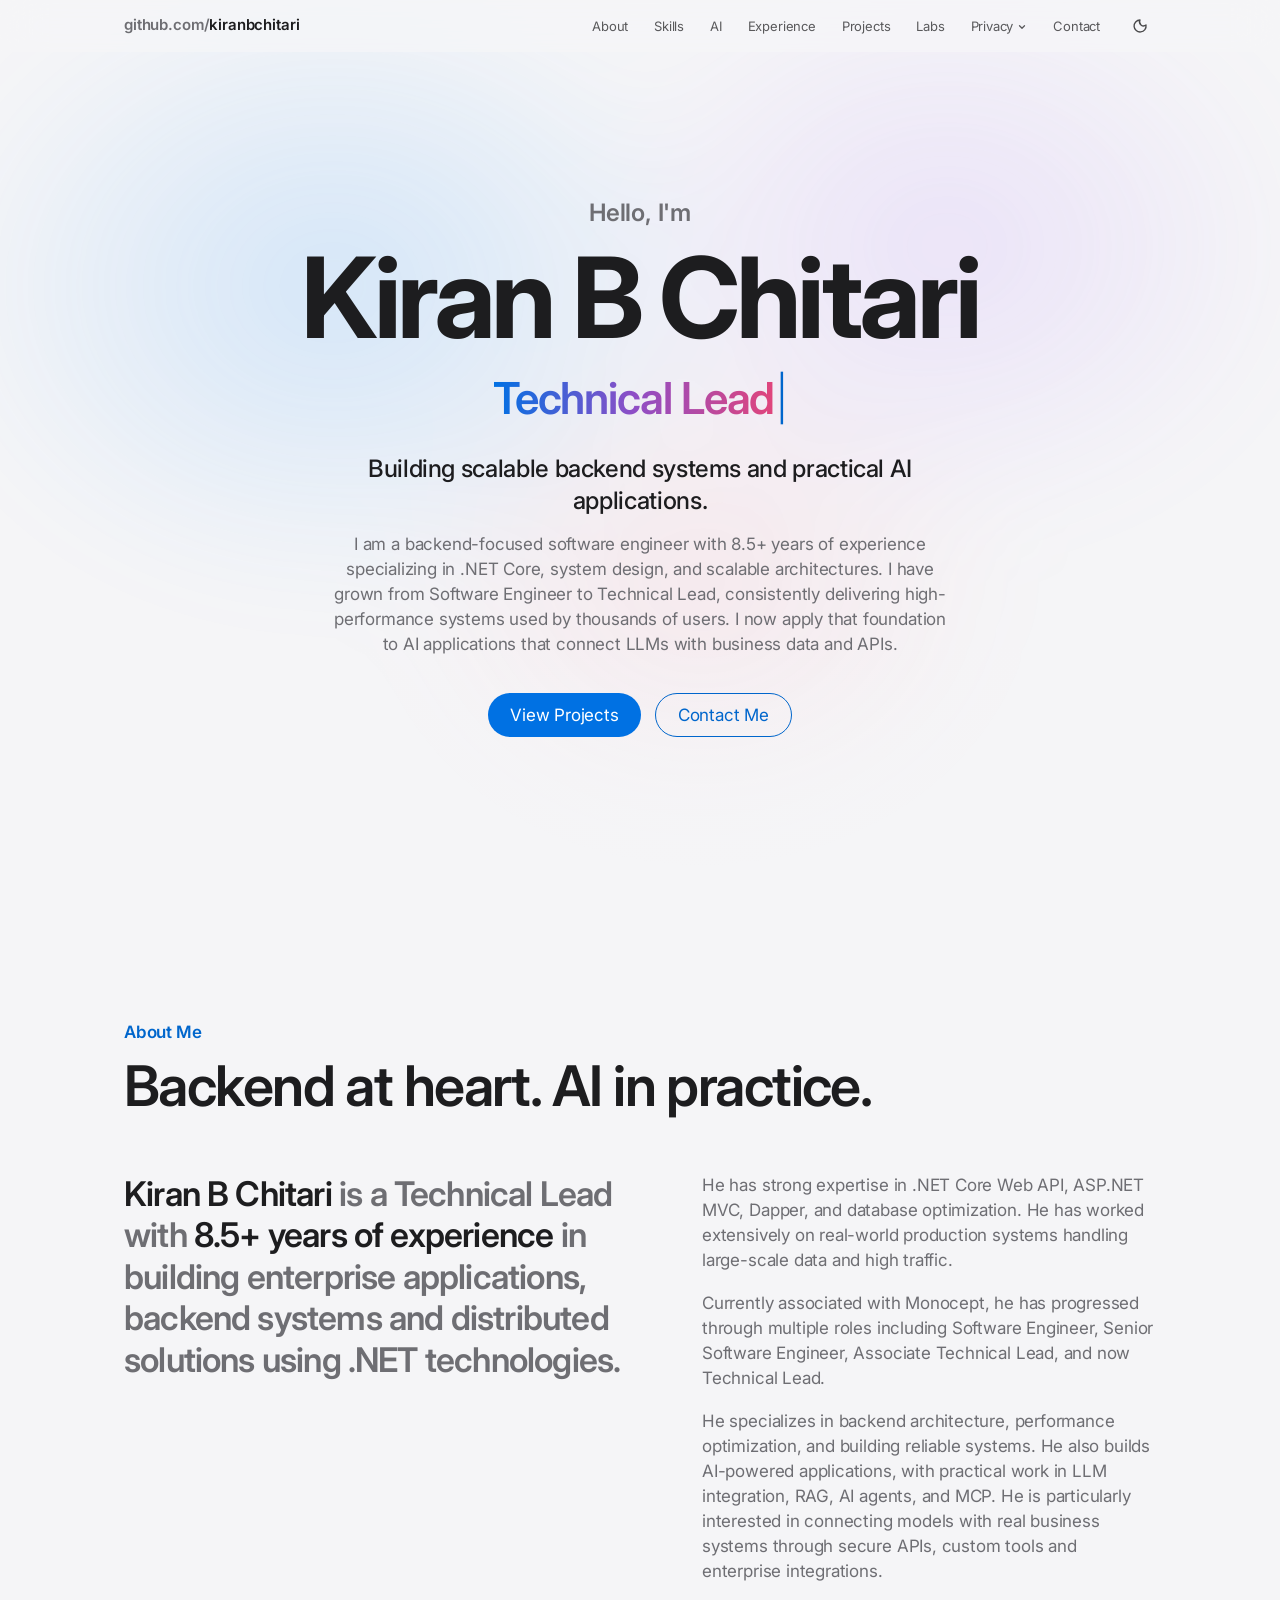
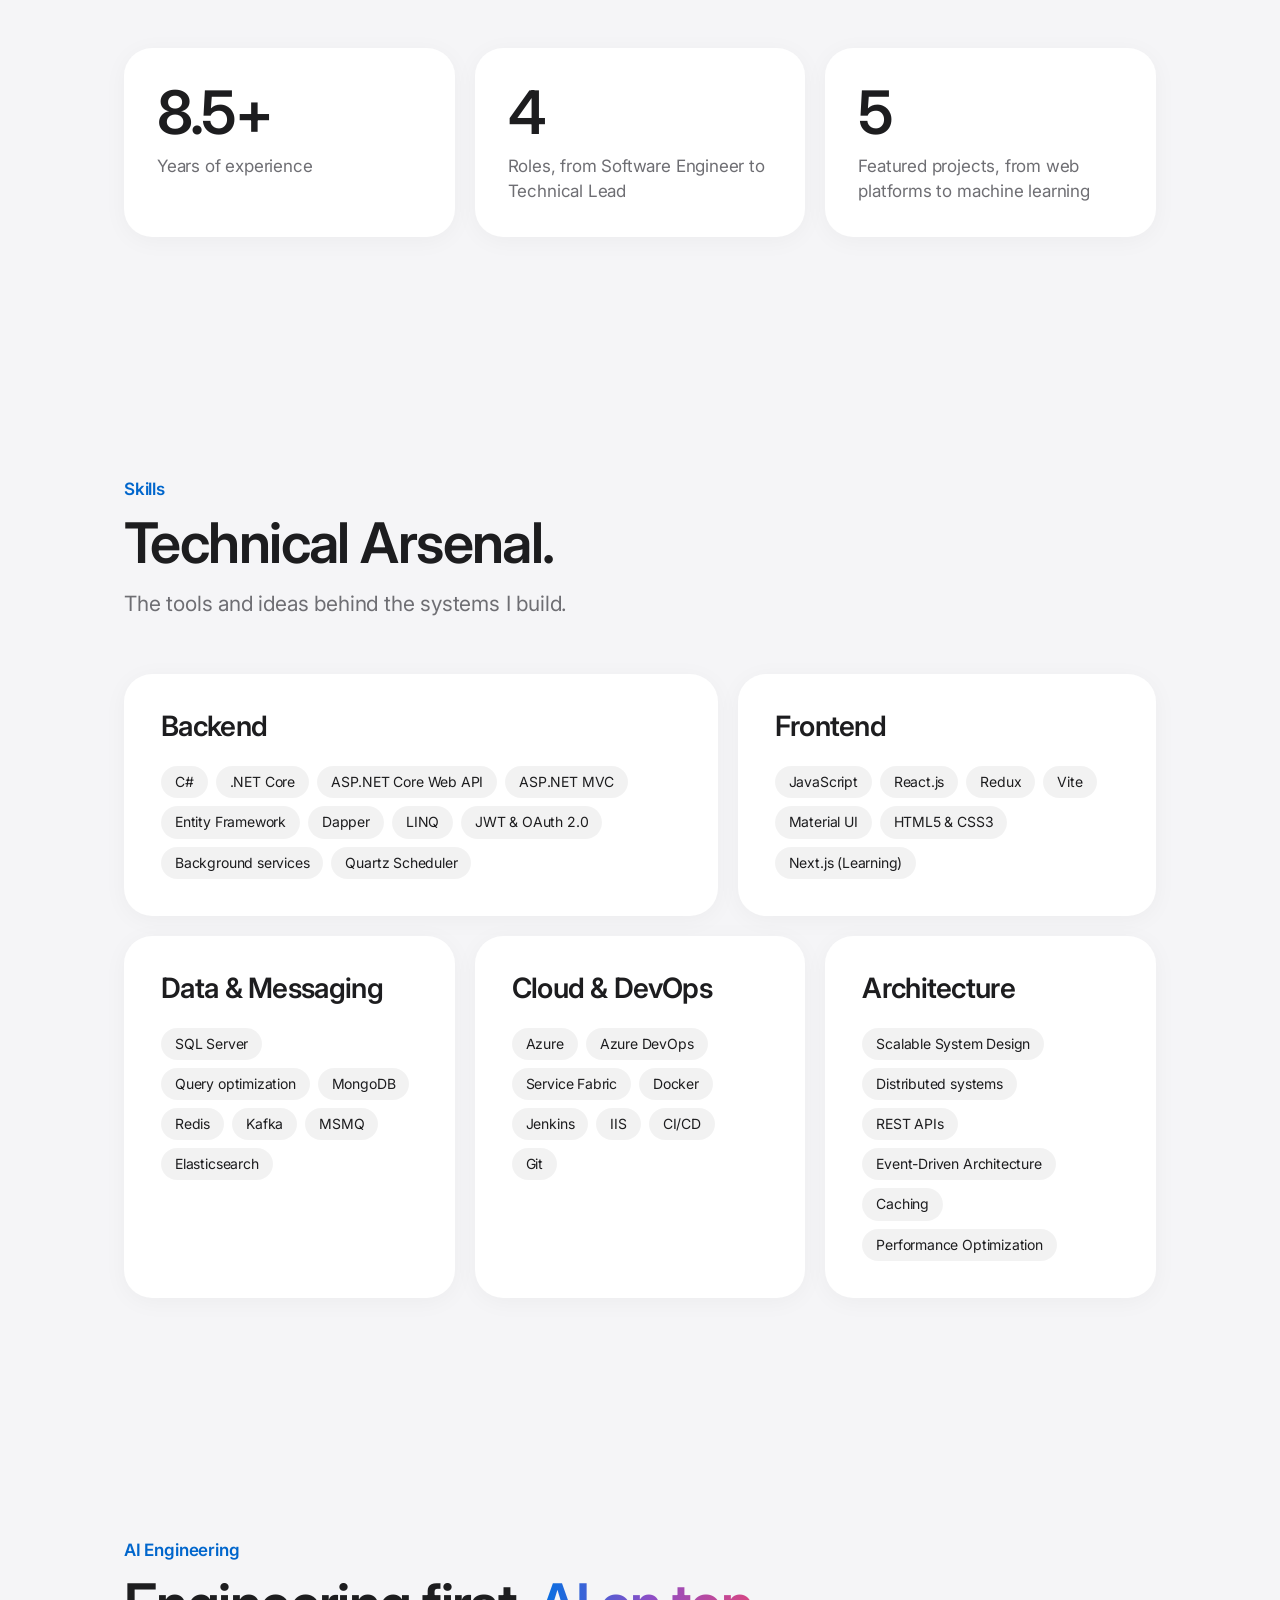
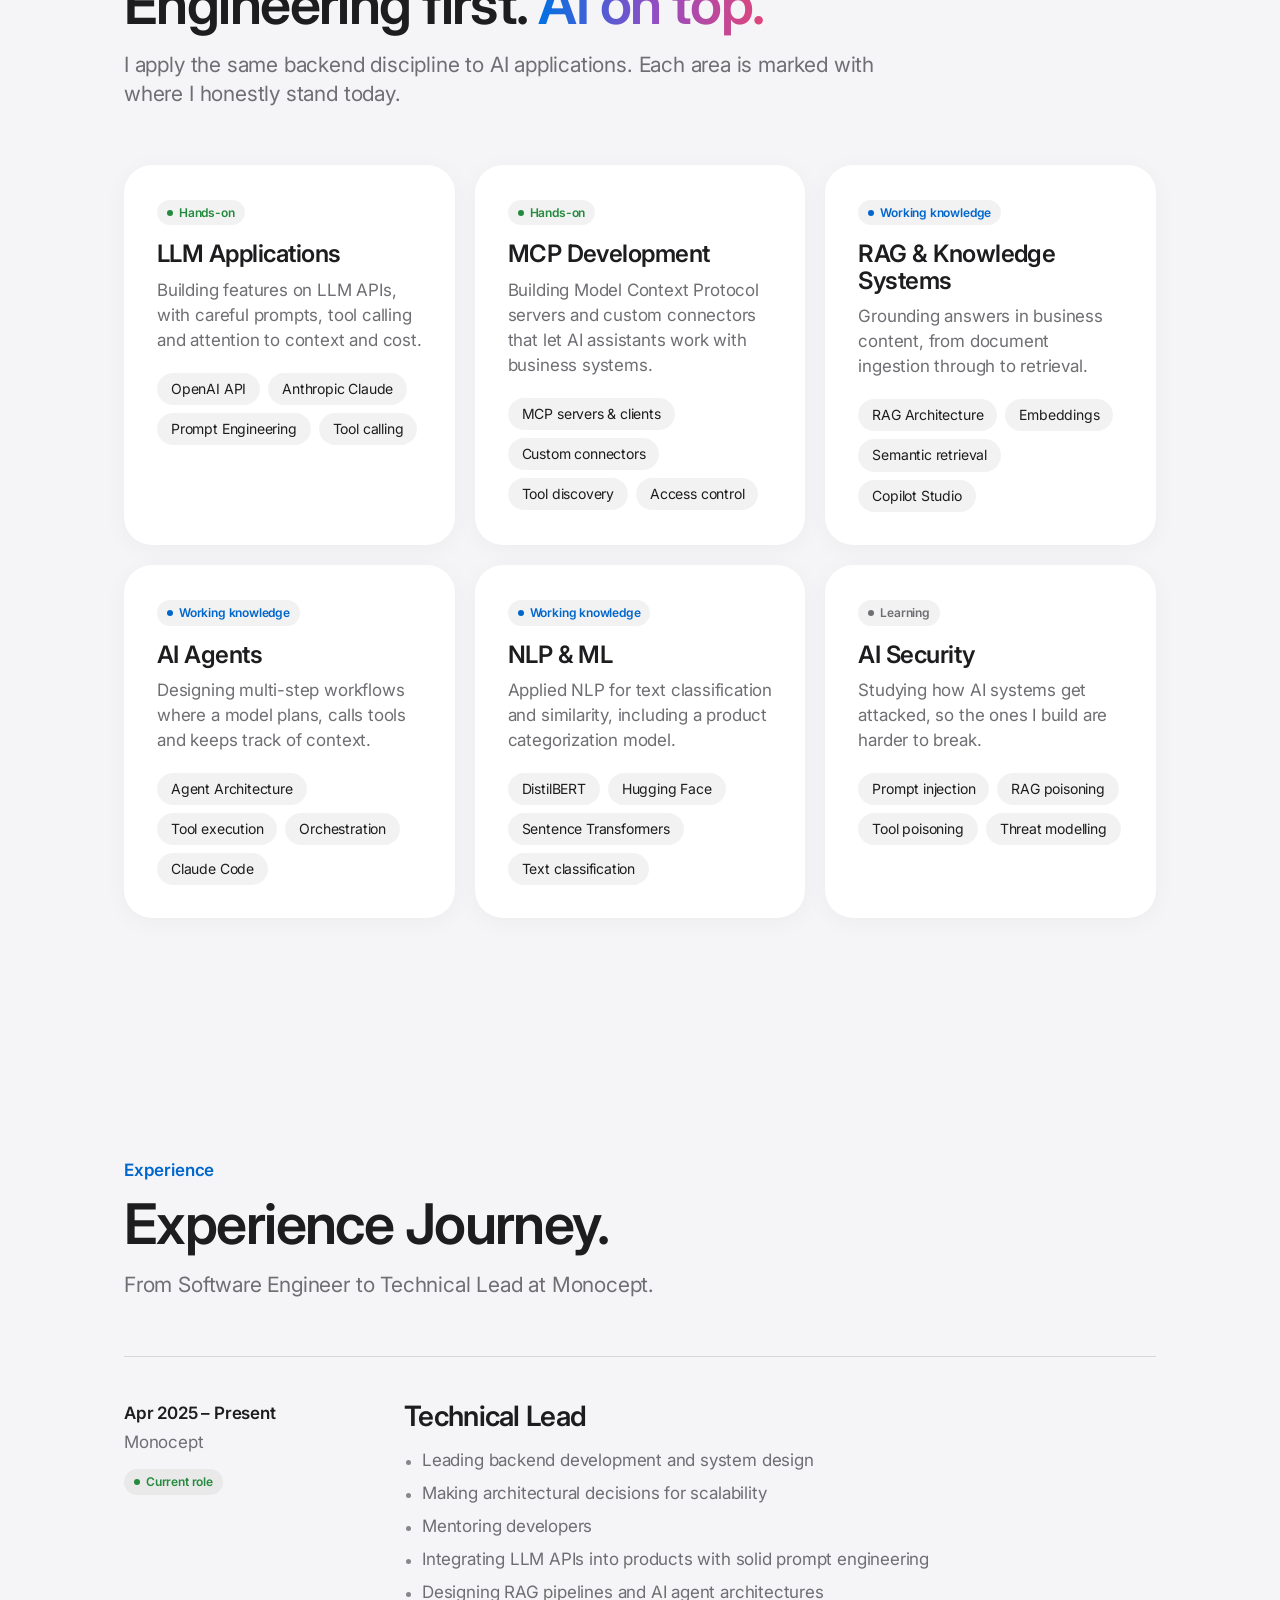
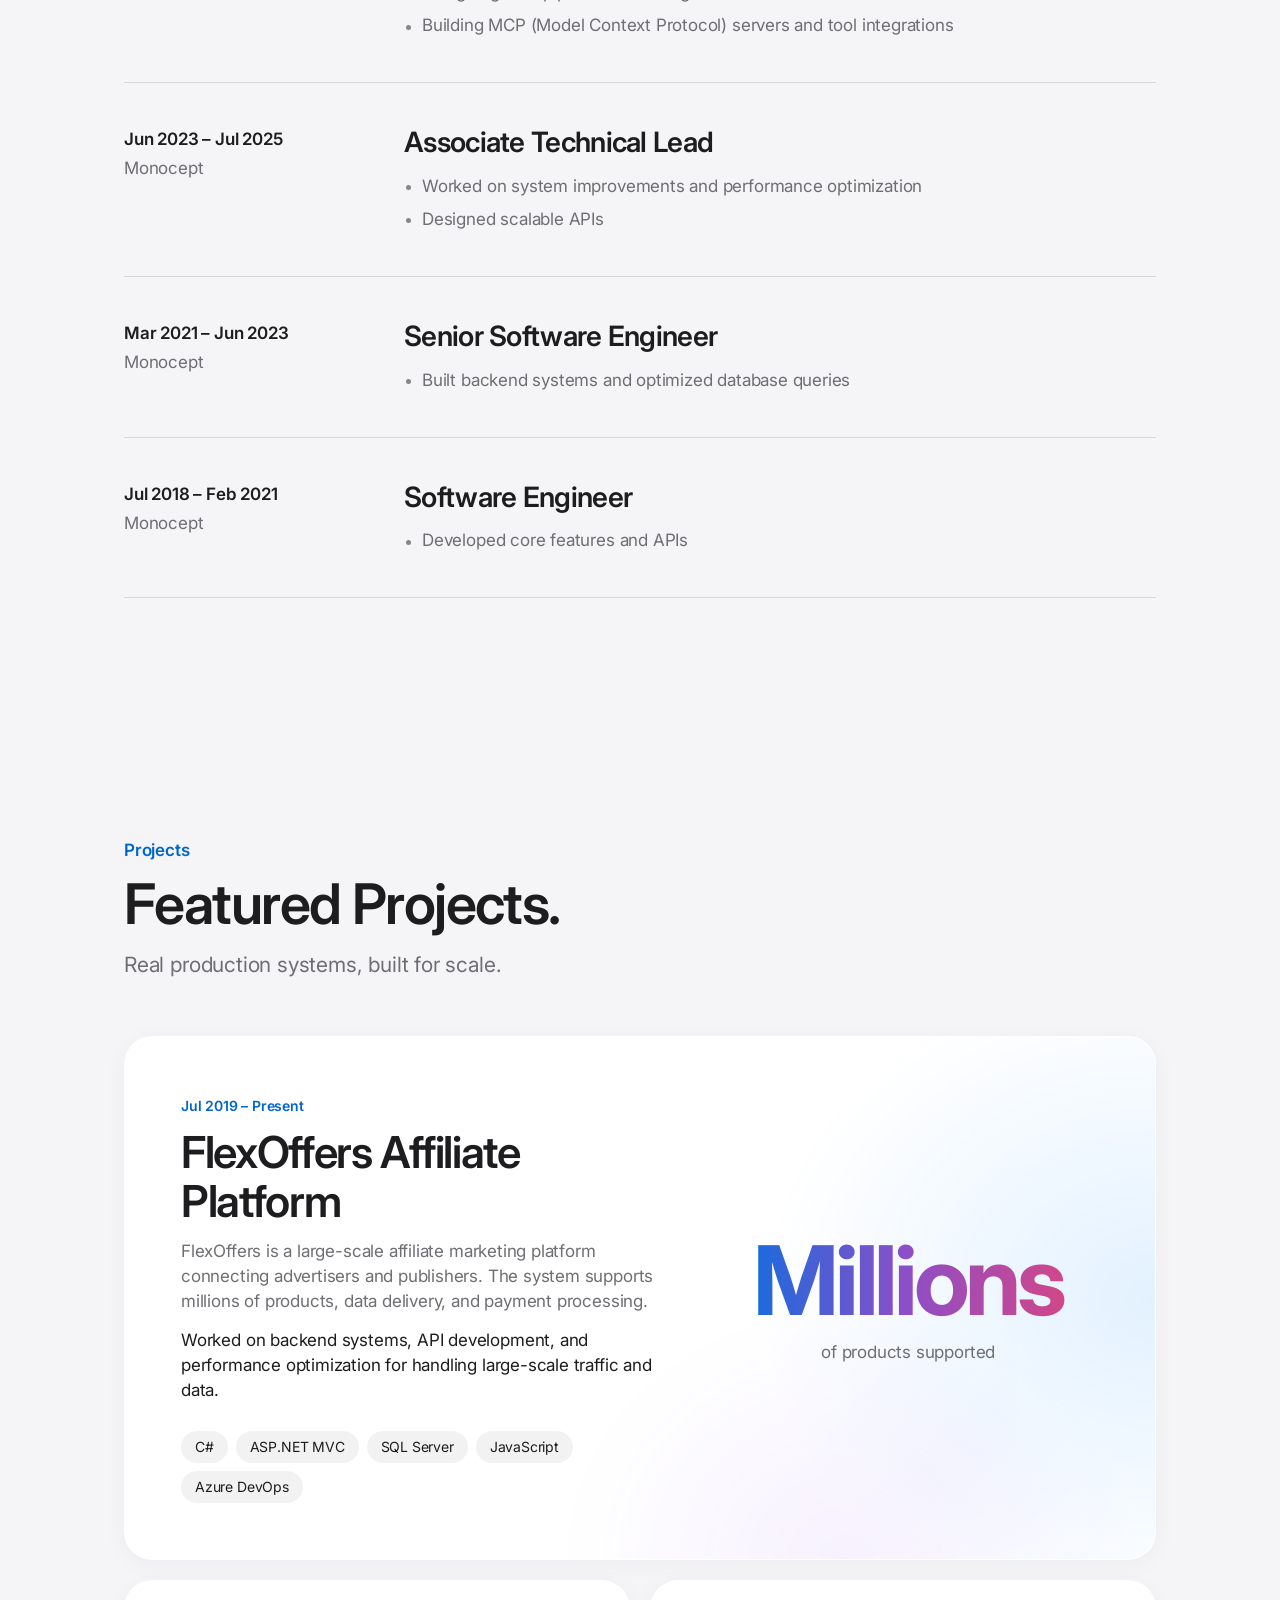
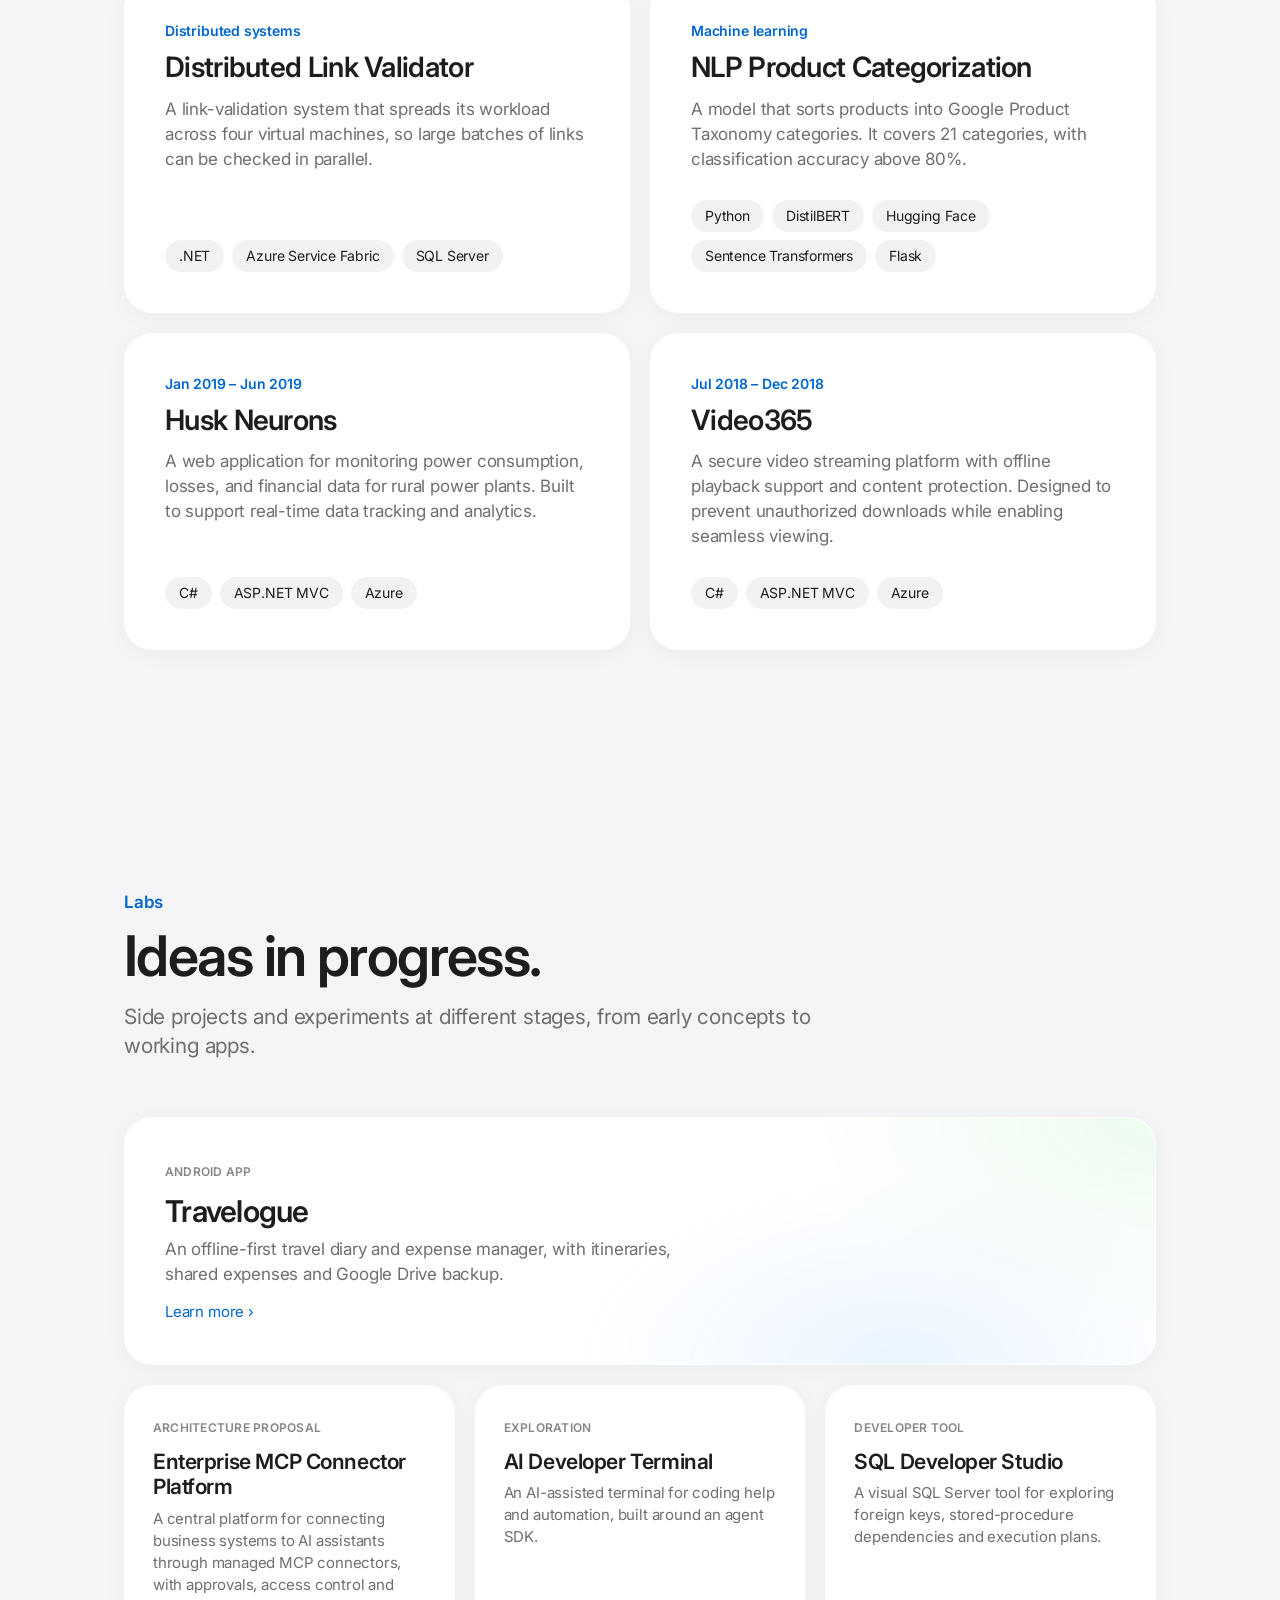
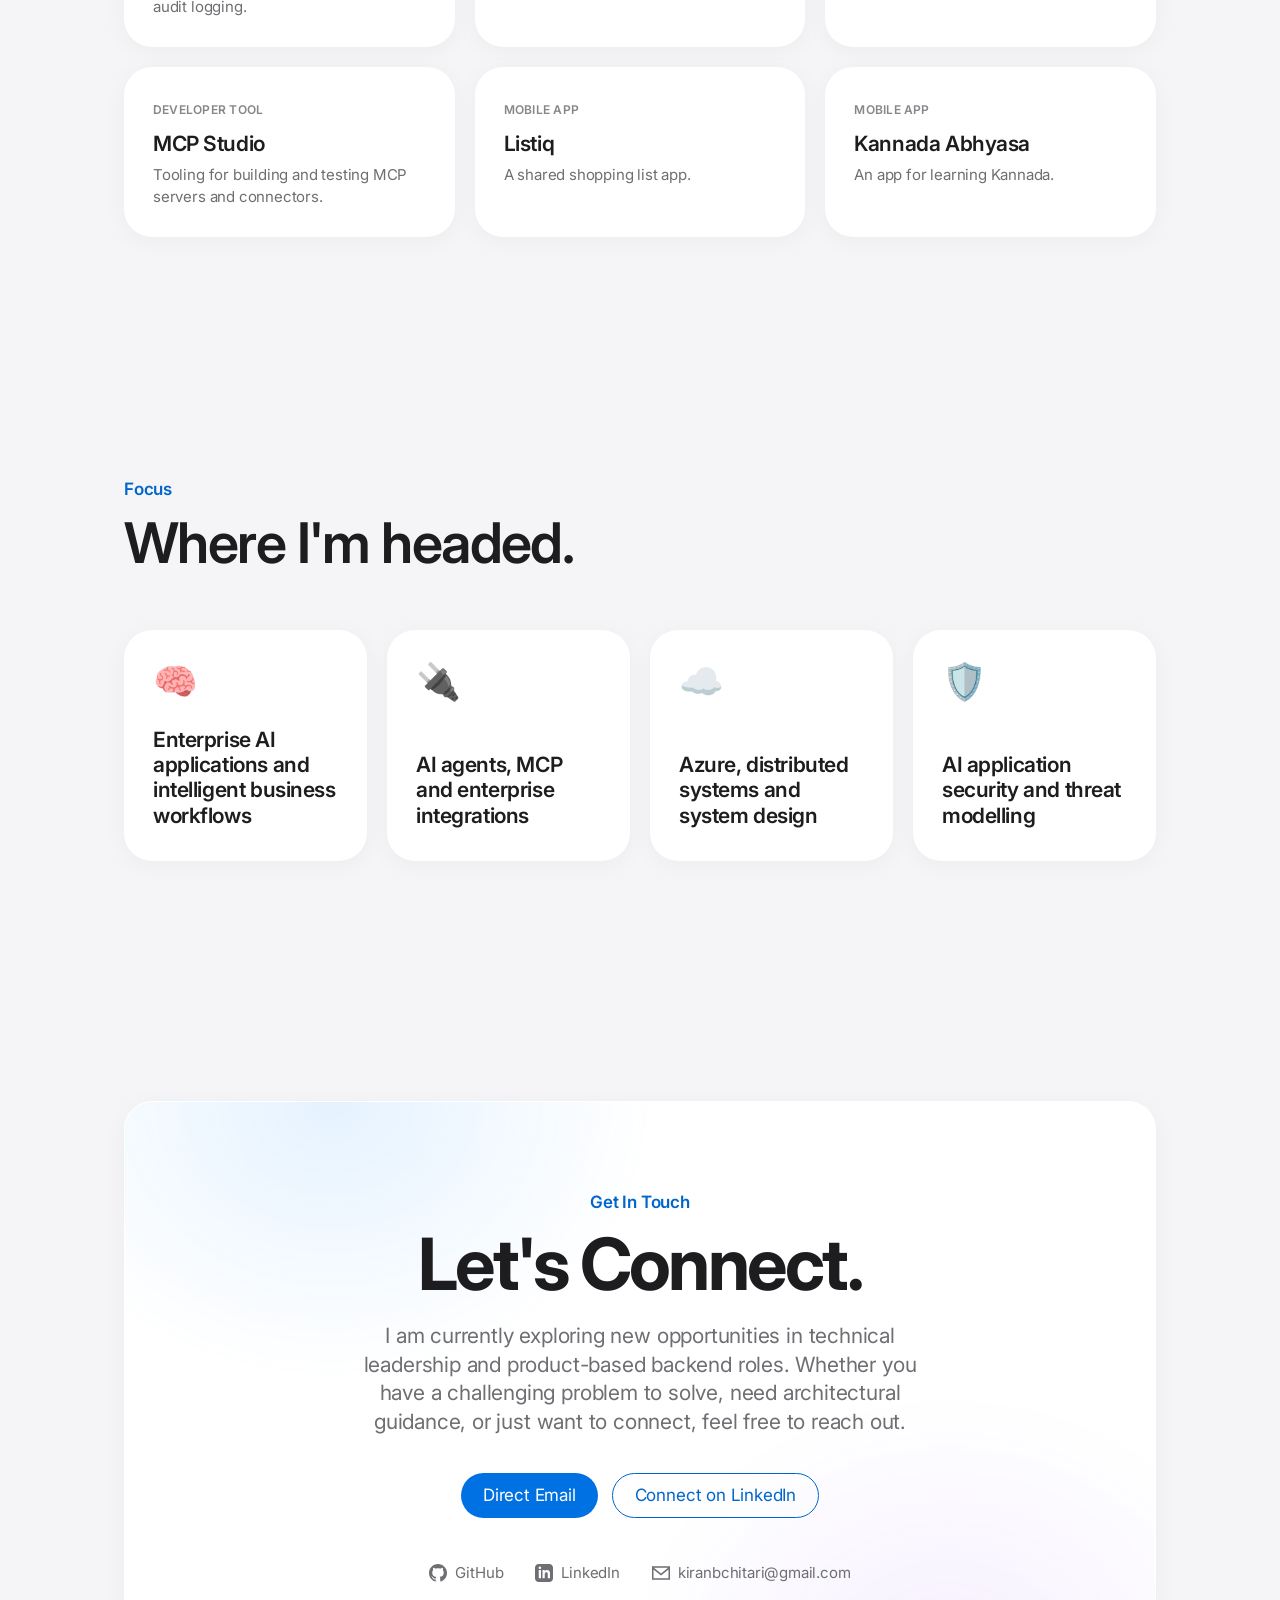
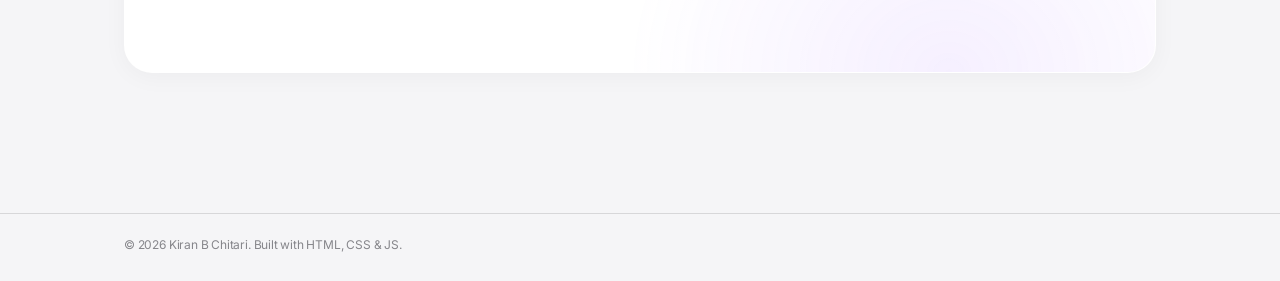
<file: index.html>
<!DOCTYPE html>
<html lang="en">
<head>
    <meta charset="UTF-8">
    <meta name="viewport" content="width=device-width, initial-scale=1.0">
    <meta name="google-site-verification" content="njZJ02UprIxI5Ymiq72s2wEpF8tXd9Ls8OvsTctWTGQ" />
    <title>Kiran B Chitari | Technical Lead</title>
    <meta name="description" content="Kiran B Chitari - Technical Lead and .NET engineer building scalable backend systems and AI applications with LLMs, RAG, agents and MCP.">
    <!-- Google Fonts -->
    <link rel="preconnect" href="https://fonts.googleapis.com">
    <link rel="preconnect" href="https://fonts.gstatic.com" crossorigin>
    <link href="https://fonts.googleapis.com/css2?family=Inter:wght@400;500;600;700&display=swap" rel="stylesheet">
    <script>
        (function () {
            const savedTheme = localStorage.getItem('theme');
            const prefersLight = window.matchMedia('(prefers-color-scheme: light)').matches;

            if (savedTheme === 'light' || (!savedTheme && prefersLight)) {
                document.documentElement.classList.add('theme-loading-light');
            }
        })();
    </script>
    <!-- CSS -->
    <link rel="stylesheet" href="style.css">
    <noscript><style>.reveal, .reveal-delay { opacity: 1; transform: none; }</style></noscript>
</head>
<body>
    <script>
        if (document.documentElement.classList.contains('theme-loading-light')) {
            document.body.classList.add('light-mode');
            document.documentElement.classList.remove('theme-loading-light');
        }
    </script>
    <!-- Navigation -->
    <nav class="navbar" id="navbar">
        <div class="nav-content">
            <a href="https://github.com/kiranbchitari" target="_blank" rel="noopener noreferrer" class="logo">github.com/<span>kiranbchitari</span></a>
            <ul class="nav-links">
                <li><a href="#about" class="nav-link">About</a></li>
                <li><a href="#skills" class="nav-link">Skills</a></li>
                <li><a href="#ai" class="nav-link">AI</a></li>
                <li><a href="#experience" class="nav-link">Experience</a></li>
                <li><a href="#projects" class="nav-link">Projects</a></li>
                <li><a href="#labs" class="nav-link">Labs</a></li>
                <li class="dropdown">
                    <a href="#" class="nav-link dropdown-toggle">Privacy 
                        <svg class="dropdown-icon" viewBox="0 0 24 24" fill="none" stroke="currentColor" stroke-width="3" stroke-linecap="round" stroke-linejoin="round">
                            <polyline points="6 9 12 15 18 9"></polyline>
                        </svg>
                    </a>
                    <ul class="dropdown-menu">
                        <li><a href="privacy/kannada-abhyasa.html" class="nav-link">Kannada Abhyasa</a></li>
                         <li><a href="privacy/listiq.html" class="nav-link">Listiq</a></li>
                         <li><a href="/MyVault/privacy.html" class="nav-link">MyVault</a></li>
                         <li><a href="/Travelogue/privacy.html" class="nav-link">Travelogue</a></li>
                    </ul>
                </li>
                <li><a href="#contact" class="nav-link">Contact</a></li>
            </ul>
            <button class="theme-toggle" id="theme-toggle" type="button" aria-label="Switch to light mode" aria-pressed="false">
                <svg class="theme-icon sun-icon" viewBox="0 0 24 24" aria-hidden="true" fill="none" stroke="currentColor" stroke-width="2" stroke-linecap="round" stroke-linejoin="round">
                    <circle cx="12" cy="12" r="4"></circle>
                    <path d="M12 2v2"></path>
                    <path d="M12 20v2"></path>
                    <path d="m4.93 4.93 1.41 1.41"></path>
                    <path d="m17.66 17.66 1.41 1.41"></path>
                    <path d="M2 12h2"></path>
                    <path d="M20 12h2"></path>
                    <path d="m6.34 17.66-1.41 1.41"></path>
                    <path d="m19.07 4.93-1.41 1.41"></path>
                </svg>
                <svg class="theme-icon moon-icon" viewBox="0 0 24 24" aria-hidden="true" fill="none" stroke="currentColor" stroke-width="2" stroke-linecap="round" stroke-linejoin="round">
                    <path d="M12 3a6 6 0 0 0 9 7.5A9 9 0 1 1 12 3Z"></path>
                </svg>
            </button>
            <button class="mobile-menu-btn" id="mobile-menu-btn" type="button" aria-label="Open menu" aria-expanded="false">
                <span></span>
                <span></span>
                <span></span>
            </button>
        </div>
    </nav>

    <main>
        <!-- Hero Section -->
        <section id="hero" class="hero section">
            <div class="hero-content reveal">
                <p class="greeting">Hello, I'm</p>
                <h1 class="name">Kiran B Chitari</h1>
                <h2 class="role">
                    <span class="typing-text" id="typing-text"></span><span class="cursor">|</span>
                </h2>
                <p class="tagline">Building scalable backend systems and practical AI applications.</p>

                <p class="intro-description">
                    I am a backend-focused software engineer with 8.5+ years of experience specializing in .NET Core, system design, and scalable architectures. I have grown from Software Engineer to Technical Lead, consistently delivering high-performance systems used by thousands of users. I now apply that foundation to AI applications that connect LLMs with business data and APIs.
                </p>

                <div class="hero-cta">
                    <a href="#projects" class="btn btn-primary">View Projects</a>
                    <a href="#contact" class="btn btn-secondary">Contact Me</a>
                </div>
            </div>
        </section>

        <!-- About Section -->
        <section id="about" class="about section">
            <div class="section-header reveal">
                <span class="eyebrow">About Me</span>
                <h2>Backend at heart. AI in practice.</h2>
            </div>

            <div class="about-content">
                <p class="about-lead reveal">
                    <strong>Kiran B Chitari</strong> is a Technical Lead with <strong>8.5+ years of experience</strong> in building enterprise applications, backend systems and distributed solutions using .NET technologies.
                </p>
                <div class="about-body reveal">
                    <p>
                        He has strong expertise in .NET Core Web API, ASP.NET MVC, Dapper, and database optimization. He has worked extensively on real-world production systems handling large-scale data and high traffic.
                    </p>
                    <p>
                        Currently associated with Monocept, he has progressed through multiple roles including Software Engineer, Senior Software Engineer, Associate Technical Lead, and now Technical Lead.
                    </p>
                    <p>
                        He specializes in backend architecture, performance optimization, and building reliable systems. He also builds AI-powered applications, with practical work in LLM integration, RAG, AI agents, and MCP. He is particularly interested in connecting models with real business systems through secure APIs, custom tools and enterprise integrations.
                    </p>
                </div>
            </div>

            <div class="stats">
                <div class="stat glass-card reveal">
                    <span class="stat-value">8.5+</span>
                    <span class="stat-label">Years of experience</span>
                </div>
                <div class="stat glass-card reveal">
                    <span class="stat-value">4</span>
                    <span class="stat-label">Roles, from Software Engineer to Technical Lead</span>
                </div>
                <div class="stat glass-card reveal">
                    <span class="stat-value">5</span>
                    <span class="stat-label">Featured projects, from web platforms to machine learning</span>
                </div>
            </div>
        </section>

        <!-- Skills Section -->
        <section id="skills" class="skills section">
            <div class="section-header reveal">
                <span class="eyebrow">Skills</span>
                <h2>Technical Arsenal.</h2>
                <p class="section-sub">The tools and ideas behind the systems I build.</p>
            </div>

            <div class="skills-grid">
                <div class="skill-category span-7 glass-card reveal">
                    <h3>Backend</h3>
                    <ul class="skill-list">
                        <li>C#</li>
                        <li>.NET Core</li>
                        <li>ASP.NET Core Web API</li>
                        <li>ASP.NET MVC</li>
                        <li>Entity Framework</li>
                        <li>Dapper</li>
                        <li>LINQ</li>
                        <li>JWT &amp; OAuth 2.0</li>
                        <li>Background services</li>
                        <li>Quartz Scheduler</li>
                    </ul>
                </div>

                <div class="skill-category span-5 glass-card reveal">
                    <h3>Frontend</h3>
                    <ul class="skill-list">
                        <li>JavaScript</li>
                        <li>React.js</li>
                        <li>Redux</li>
                        <li>Vite</li>
                        <li>Material UI</li>
                        <li>HTML5 &amp; CSS3</li>
                        <li>Next.js (Learning)</li>
                    </ul>
                </div>

                <div class="skill-category glass-card reveal">
                    <h3>Data &amp; Messaging</h3>
                    <ul class="skill-list">
                        <li>SQL Server</li>
                        <li>Query optimization</li>
                        <li>MongoDB</li>
                        <li>Redis</li>
                        <li>Kafka</li>
                        <li>MSMQ</li>
                        <li>Elasticsearch</li>
                    </ul>
                </div>

                <div class="skill-category glass-card reveal">
                    <h3>Cloud &amp; DevOps</h3>
                    <ul class="skill-list">
                        <li>Azure</li>
                        <li>Azure DevOps</li>
                        <li>Service Fabric</li>
                        <li>Docker</li>
                        <li>Jenkins</li>
                        <li>IIS</li>
                        <li>CI/CD</li>
                        <li>Git</li>
                    </ul>
                </div>

                <div class="skill-category glass-card reveal">
                    <h3>Architecture</h3>
                    <ul class="skill-list">
                        <li>Scalable System Design</li>
                        <li>Distributed systems</li>
                        <li>REST APIs</li>
                        <li>Event-Driven Architecture</li>
                        <li>Caching</li>
                        <li>Performance Optimization</li>
                    </ul>
                </div>
            </div>
        </section>

        <!-- AI Engineering Section -->
        <section id="ai" class="ai section">
            <div class="section-header reveal">
                <span class="eyebrow">AI Engineering</span>
                <h2>Engineering first. <span class="gradient-text">AI on top.</span></h2>
                <p class="section-sub">I apply the same backend discipline to AI applications. Each area is marked with where I honestly stand today.</p>
            </div>

            <div class="ai-grid">
                <div class="ai-card glass-card reveal">
                    <span class="level level-hands-on">Hands-on</span>
                    <h3>LLM Applications</h3>
                    <p>Building features on LLM APIs, with careful prompts, tool calling and attention to context and cost.</p>
                    <ul class="skill-list">
                        <li>OpenAI API</li>
                        <li>Anthropic Claude</li>
                        <li>Prompt Engineering</li>
                        <li>Tool calling</li>
                    </ul>
                </div>

                <div class="ai-card glass-card reveal">
                    <span class="level level-hands-on">Hands-on</span>
                    <h3>MCP Development</h3>
                    <p>Building Model Context Protocol servers and custom connectors that let AI assistants work with business systems.</p>
                    <ul class="skill-list">
                        <li>MCP servers &amp; clients</li>
                        <li>Custom connectors</li>
                        <li>Tool discovery</li>
                        <li>Access control</li>
                    </ul>
                </div>

                <div class="ai-card glass-card reveal">
                    <span class="level level-working">Working knowledge</span>
                    <h3>RAG &amp; Knowledge Systems</h3>
                    <p>Grounding answers in business content, from document ingestion through to retrieval.</p>
                    <ul class="skill-list">
                        <li>RAG Architecture</li>
                        <li>Embeddings</li>
                        <li>Semantic retrieval</li>
                        <li>Copilot Studio</li>
                    </ul>
                </div>

                <div class="ai-card glass-card reveal">
                    <span class="level level-working">Working knowledge</span>
                    <h3>AI Agents</h3>
                    <p>Designing multi-step workflows where a model plans, calls tools and keeps track of context.</p>
                    <ul class="skill-list">
                        <li>Agent Architecture</li>
                        <li>Tool execution</li>
                        <li>Orchestration</li>
                        <li>Claude Code</li>
                    </ul>
                </div>

                <div class="ai-card glass-card reveal">
                    <span class="level level-working">Working knowledge</span>
                    <h3>NLP &amp; ML</h3>
                    <p>Applied NLP for text classification and similarity, including a product categorization model.</p>
                    <ul class="skill-list">
                        <li>DistilBERT</li>
                        <li>Hugging Face</li>
                        <li>Sentence Transformers</li>
                        <li>Text classification</li>
                    </ul>
                </div>

                <div class="ai-card glass-card reveal">
                    <span class="level level-learning">Learning</span>
                    <h3>AI Security</h3>
                    <p>Studying how AI systems get attacked, so the ones I build are harder to break.</p>
                    <ul class="skill-list">
                        <li>Prompt injection</li>
                        <li>RAG poisoning</li>
                        <li>Tool poisoning</li>
                        <li>Threat modelling</li>
                    </ul>
                </div>
            </div>
        </section>

        <!-- Experience Section -->
        <section id="experience" class="experience section">
            <div class="section-header reveal">
                <span class="eyebrow">Experience</span>
                <h2>Experience Journey.</h2>
                <p class="section-sub">From Software Engineer to Technical Lead at Monocept.</p>
            </div>

            <div class="timeline">
                <div class="timeline-item reveal">
                    <div class="timeline-meta">
                        <span class="timeline-date">Apr 2025 – Present</span>
                        <span class="timeline-company">Monocept</span>
                        <span class="badge-now">Current role</span>
                    </div>
                    <div class="timeline-content">
                        <h3>Technical Lead</h3>
                        <ul>
                            <li>Leading backend development and system design</li>
                            <li>Making architectural decisions for scalability</li>
                            <li>Mentoring developers</li>
                            <li>Integrating LLM APIs into products with solid prompt engineering</li>
                            <li>Designing RAG pipelines and AI agent architectures</li>
                            <li>Building MCP (Model Context Protocol) servers and tool integrations</li>
                        </ul>
                    </div>
                </div>

                <div class="timeline-item reveal">
                    <div class="timeline-meta">
                        <span class="timeline-date">Jun 2023 – Jul 2025</span>
                        <span class="timeline-company">Monocept</span>
                    </div>
                    <div class="timeline-content">
                        <h3>Associate Technical Lead</h3>
                        <ul>
                            <li>Worked on system improvements and performance optimization</li>
                            <li>Designed scalable APIs</li>
                        </ul>
                    </div>
                </div>

                <div class="timeline-item reveal">
                    <div class="timeline-meta">
                        <span class="timeline-date">Mar 2021 – Jun 2023</span>
                        <span class="timeline-company">Monocept</span>
                    </div>
                    <div class="timeline-content">
                        <h3>Senior Software Engineer</h3>
                        <ul>
                            <li>Built backend systems and optimized database queries</li>
                        </ul>
                    </div>
                </div>

                <div class="timeline-item reveal">
                    <div class="timeline-meta">
                        <span class="timeline-date">Jul 2018 – Feb 2021</span>
                        <span class="timeline-company">Monocept</span>
                    </div>
                    <div class="timeline-content">
                        <h3>Software Engineer</h3>
                        <ul>
                            <li>Developed core features and APIs</li>
                        </ul>
                    </div>
                </div>
            </div>
        </section>

        <!-- Projects Section -->
        <section id="projects" class="projects section">
            <div class="section-header reveal">
                <span class="eyebrow">Projects</span>
                <h2>Featured Projects.</h2>
                <p class="section-sub">Real production systems, built for scale.</p>
            </div>

            <div class="projects-grid">
                <article class="project-card project-featured glass-card reveal">
                    <div class="project-content">
                        <span class="project-duration">Jul 2019 – Present</span>
                        <h3>FlexOffers Affiliate Platform</h3>
                        <p class="project-desc">
                            FlexOffers is a large-scale affiliate marketing platform connecting advertisers and publishers. The system supports millions of products, data delivery, and payment processing.
                        </p>
                        <p class="project-impact">
                            Worked on backend systems, API development, and performance optimization for handling large-scale traffic and data.
                        </p>
                        <div class="project-tech">
                            <span>C#</span>
                            <span>ASP.NET MVC</span>
                            <span>SQL Server</span>
                            <span>JavaScript</span>
                            <span>Azure DevOps</span>
                        </div>
                    </div>
                    <div class="project-figure" aria-hidden="true">
                        <span class="project-figure-value">Millions</span>
                        <span class="project-figure-label">of products supported</span>
                    </div>
                </article>

                <article class="project-card span-3 glass-card reveal">
                    <span class="project-duration">Distributed systems</span>
                    <h3>Distributed Link Validator</h3>
                    <p class="project-desc">
                        A link-validation system that spreads its workload across four virtual machines, so large batches of links can be checked in parallel.
                    </p>
                    <div class="project-tech">
                        <span>.NET</span>
                        <span>Azure Service Fabric</span>
                        <span>SQL Server</span>
                    </div>
                </article>

                <article class="project-card span-3 glass-card reveal">
                    <span class="project-duration">Machine learning</span>
                    <h3>NLP Product Categorization</h3>
                    <p class="project-desc">
                        A model that sorts products into Google Product Taxonomy categories. It covers 21 categories, with classification accuracy above 80%.
                    </p>
                    <div class="project-tech">
                        <span>Python</span>
                        <span>DistilBERT</span>
                        <span>Hugging Face</span>
                        <span>Sentence Transformers</span>
                        <span>Flask</span>
                    </div>
                </article>

                <article class="project-card span-3 glass-card reveal">
                    <span class="project-duration">Jan 2019 – Jun 2019</span>
                    <h3>Husk Neurons</h3>
                    <p class="project-desc">
                        A web application for monitoring power consumption, losses, and financial data for rural power plants. Built to support real-time data tracking and analytics.
                    </p>
                    <div class="project-tech">
                        <span>C#</span>
                        <span>ASP.NET MVC</span>
                        <span>Azure</span>
                    </div>
                </article>

                <article class="project-card span-3 glass-card reveal">
                    <span class="project-duration">Jul 2018 – Dec 2018</span>
                    <h3>Video365</h3>
                    <p class="project-desc">
                        A secure video streaming platform with offline playback support and content protection. Designed to prevent unauthorized downloads while enabling seamless viewing.
                    </p>
                    <div class="project-tech">
                        <span>C#</span>
                        <span>ASP.NET MVC</span>
                        <span>Azure</span>
                    </div>
                </article>
            </div>
        </section>

        <!-- Labs Section -->
        <section id="labs" class="labs section">
            <div class="section-header reveal">
                <span class="eyebrow">Labs</span>
                <h2>Ideas in progress.</h2>
                <p class="section-sub">Side projects and experiments at different stages, from early concepts to working apps.</p>
            </div>

            <div class="labs-grid">
                <a href="/Travelogue/" class="lab-card lab-link lab-featured glass-card reveal">
                    <span class="lab-tag">Android app</span>
                    <h3>Travelogue</h3>
                    <p>An offline-first travel diary and expense manager, with itineraries, shared expenses and Google Drive backup.</p>
                    <span class="lab-more">Learn more <span aria-hidden="true">›</span></span>
                </a>
                <div class="lab-card glass-card reveal">
                    <span class="lab-tag">Architecture proposal</span>
                    <h3>Enterprise MCP Connector Platform</h3>
                    <p>A central platform for connecting business systems to AI assistants through managed MCP connectors, with approvals, access control and audit logging.</p>
                </div>
                <div class="lab-card glass-card reveal">
                    <span class="lab-tag">Exploration</span>
                    <h3>AI Developer Terminal</h3>
                    <p>An AI-assisted terminal for coding help and automation, built around an agent SDK.</p>
                </div>
                <div class="lab-card glass-card reveal">
                    <span class="lab-tag">Developer tool</span>
                    <h3>SQL Developer Studio</h3>
                    <p>A visual SQL Server tool for exploring foreign keys, stored-procedure dependencies and execution plans.</p>
                </div>
                <div class="lab-card glass-card reveal">
                    <span class="lab-tag">Developer tool</span>
                    <h3>MCP Studio</h3>
                    <p>Tooling for building and testing MCP servers and connectors.</p>
                </div>
                <div class="lab-card glass-card reveal">
                    <span class="lab-tag">Mobile app</span>
                    <h3>Listiq</h3>
                    <p>A shared shopping list app.</p>
                </div>
                <div class="lab-card glass-card reveal">
                    <span class="lab-tag">Mobile app</span>
                    <h3>Kannada Abhyasa</h3>
                    <p>An app for learning Kannada.</p>
                </div>
            </div>
        </section>

        <!-- Goals Section -->
        <section id="goals" class="goals section">
            <div class="section-header reveal">
                <span class="eyebrow">Focus</span>
                <h2>Where I'm headed.</h2>
            </div>

            <div class="goals-content">
                <ul class="goals-list">
                    <li class="reveal">
                        <span class="goal-icon">🧠</span>
                        <p>Enterprise AI applications and intelligent business workflows</p>
                    </li>
                    <li class="reveal">
                        <span class="goal-icon">🔌</span>
                        <p>AI agents, MCP and enterprise integrations</p>
                    </li>
                    <li class="reveal">
                        <span class="goal-icon">☁️</span>
                        <p>Azure, distributed systems and system design</p>
                    </li>
                    <li class="reveal">
                        <span class="goal-icon">🛡️</span>
                        <p>AI application security and threat modelling</p>
                    </li>
                </ul>
            </div>
        </section>

        <!-- Contact Section -->
        <section id="contact" class="contact section">
            <div class="contact-card glass-card reveal">
                <span class="eyebrow">Get In Touch</span>
                <h2>Let's Connect.</h2>
                <p>I am currently exploring new opportunities in technical leadership and product-based backend roles. Whether you have a challenging problem to solve, need architectural guidance, or just want to connect, feel free to reach out.</p>

                <div class="promo-actions">
                    <a href="mailto:kiranbchitari@gmail.com" class="btn btn-primary">Direct Email</a>
                    <a href="https://www.linkedin.com/in/kiranbchitari/" target="_blank" rel="noopener noreferrer" class="btn btn-secondary">Connect on LinkedIn</a>
                </div>

                <div class="social-links">
                    <a href="https://github.com/kiranbchitari" target="_blank" rel="noopener noreferrer" class="social-item">
                        <svg viewBox="0 0 24 24" fill="currentColor" width="24" height="24" aria-hidden="true"><path d="M12 0c-6.626 0-12 5.373-12 12 0 5.302 3.438 9.8 8.207 11.387.599.111.793-.261.793-.577v-2.234c-3.338.726-4.033-1.416-4.033-1.416-.546-1.387-1.333-1.756-1.333-1.756-1.089-.745.083-.729.083-.729 1.205.084 1.839 1.237 1.839 1.237 1.07 1.834 2.807 1.304 3.492.997.107-.775.418-1.305.762-1.604-2.665-.305-5.467-1.334-5.467-5.931 0-1.311.469-2.381 1.236-3.221-.124-.303-.535-1.524.117-3.176 0 0 1.008-.322 3.301 1.23.957-.266 1.983-.399 3.003-.404 1.02.005 2.047.138 3.006.404 2.291-1.552 3.297-1.23 3.297-1.23.653 1.653.242 2.874.118 3.176.77.84 1.235 1.911 1.235 3.221 0 4.609-2.807 5.624-5.479 5.921.43.372.823 1.102.823 2.222v3.293c0 .319.192.694.801.576 4.765-1.589 8.199-6.086 8.199-11.386 0-6.627-5.373-12-12-12z"/></svg>
                        <span>GitHub</span>
                    </a>
                    <a href="https://www.linkedin.com/in/kiranbchitari/" target="_blank" rel="noopener noreferrer" class="social-item">
                        <svg viewBox="0 0 24 24" fill="currentColor" width="24" height="24" aria-hidden="true"><path d="M19 0h-14c-2.761 0-5 2.239-5 5v14c0 2.761 2.239 5 5 5h14c2.762 0 5-2.239 5-5v-14c0-2.761-2.238-5-5-5zm-11 19h-3v-11h3v11zm-1.5-12.268c-.966 0-1.75-.79-1.75-1.764s.784-1.764 1.75-1.764 1.75.79 1.75 1.764-.783 1.764-1.75 1.764zm13.5 12.268h-3v-5.604c0-3.368-4-3.113-4 0v5.604h-3v-11h3v1.765c1.396-2.586 7-2.777 7 2.476v6.759z"/></svg>
                        <span>LinkedIn</span>
                    </a>
                    <a href="mailto:kiranbchitari@gmail.com" class="social-item">
                        <svg viewBox="0 0 24 24" fill="currentColor" width="24" height="24" aria-hidden="true"><path d="M0 3v18h24v-18h-24zm21.518 2l-9.518 7.713-9.518-7.713h19.036zm-19.518 14v-11.817l10 8.104 10-8.104v11.817h-20z"/></svg>
                        <span>kiranbchitari@gmail.com</span>
                    </a>
                </div>
            </div>
        </section>
    </main>

    <footer>
        <div class="footer-content">
            <p>&copy; 2026 Kiran B Chitari. Built with HTML, CSS &amp; JS.</p>
        </div>
    </footer>

    <!-- Scripts -->
    <script src="script.js"></script>
</body>
</html>
</file>
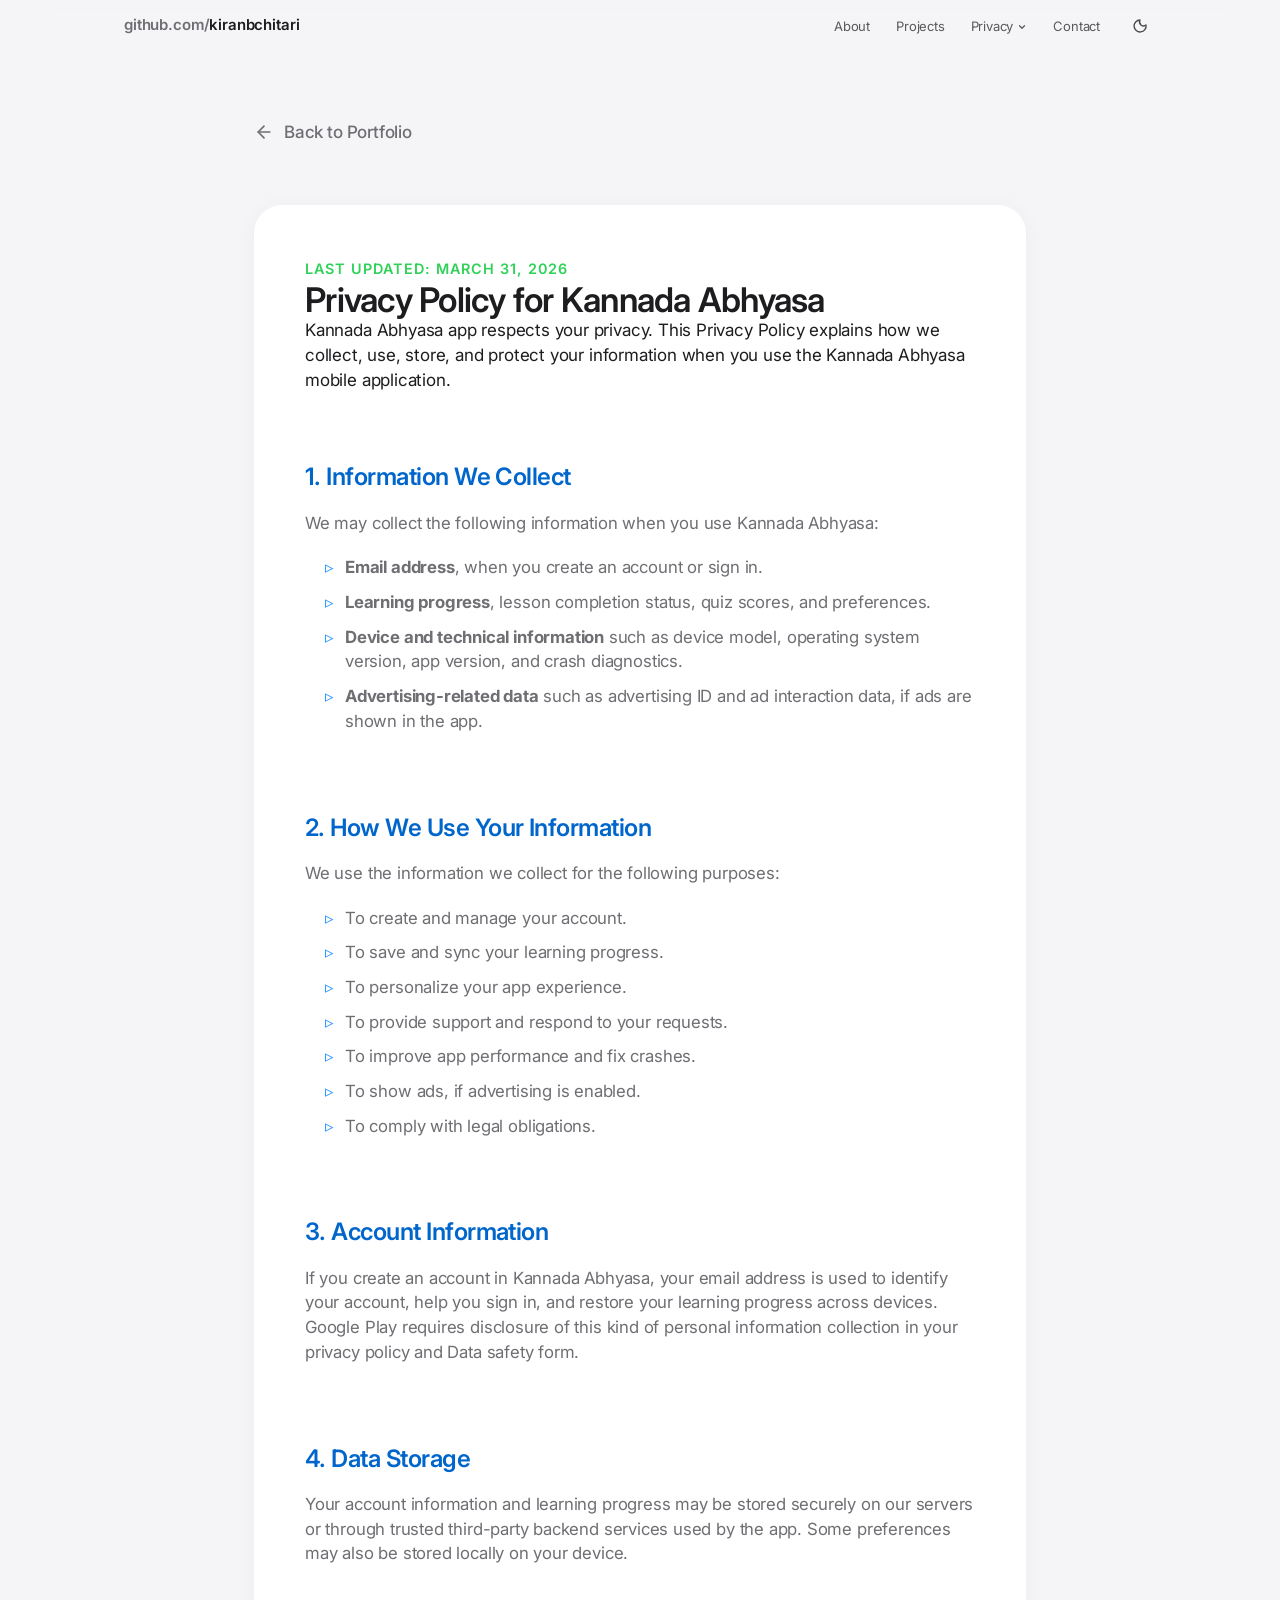
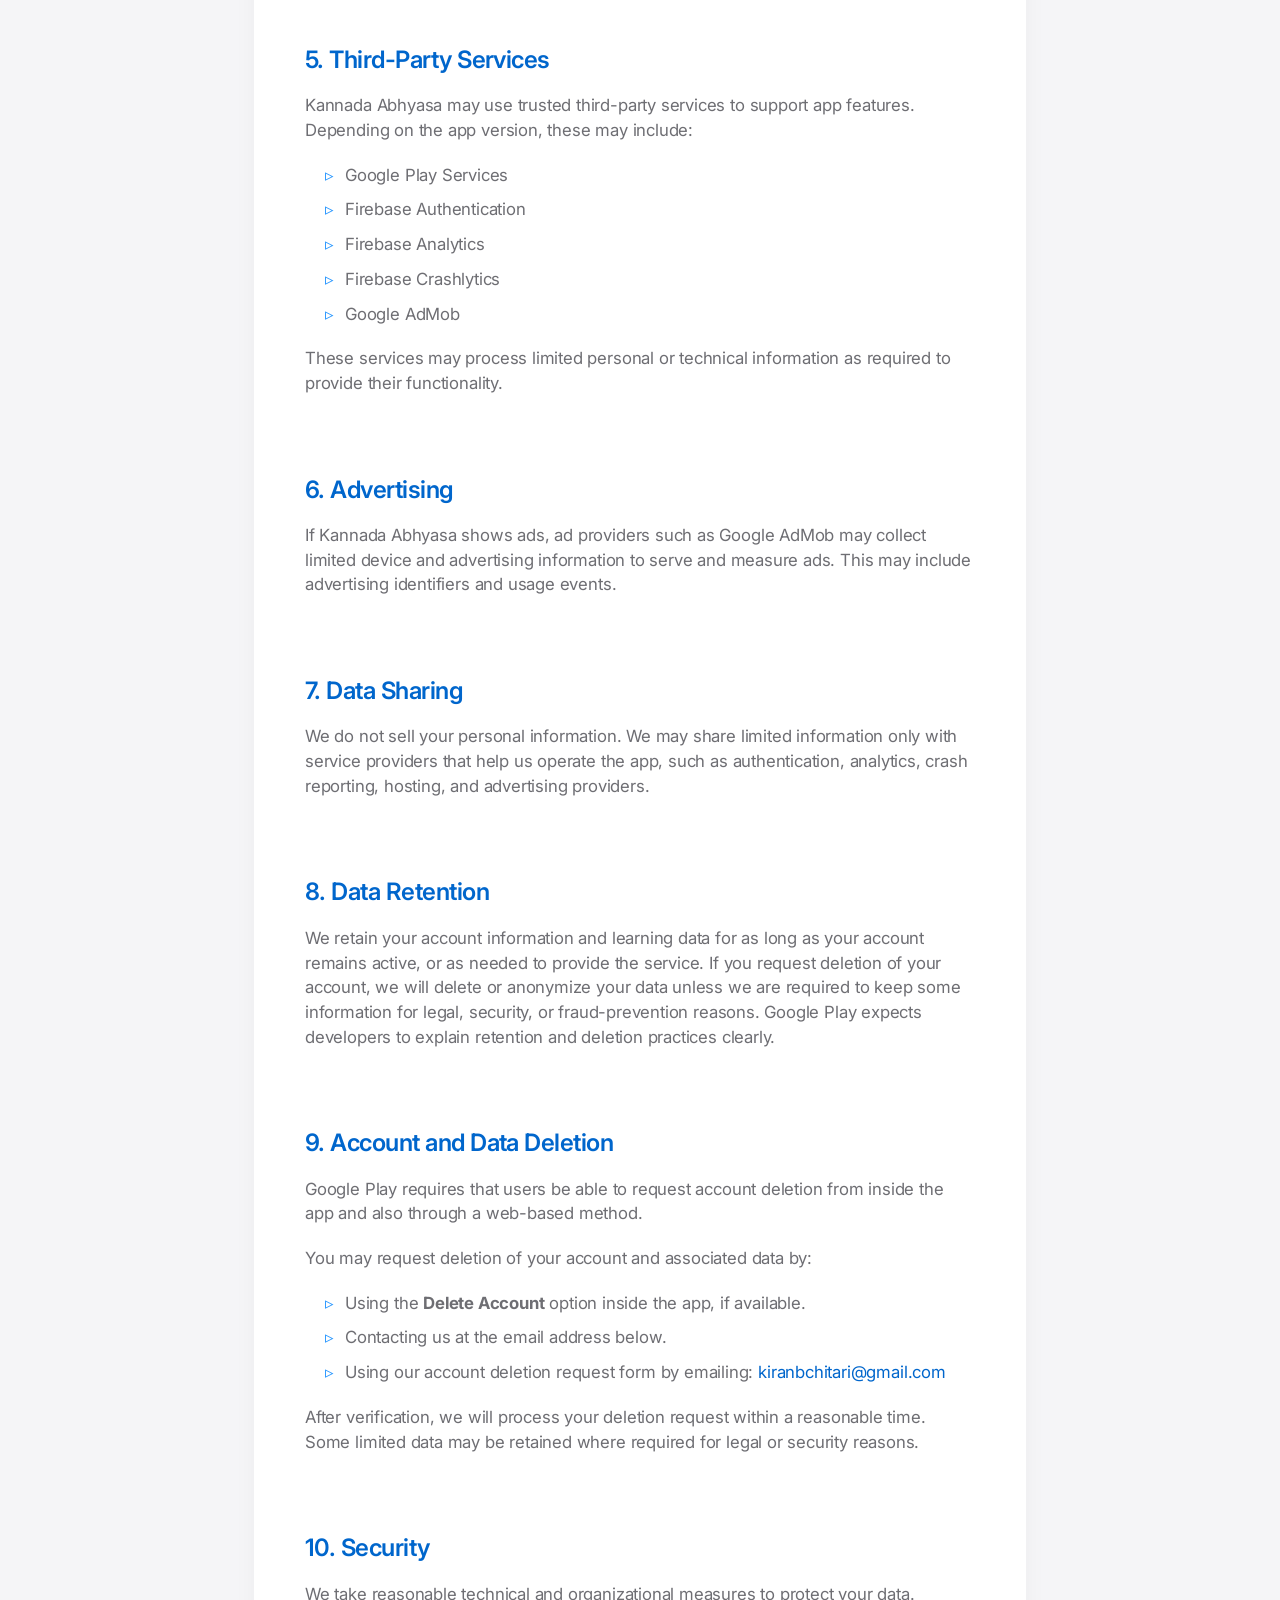
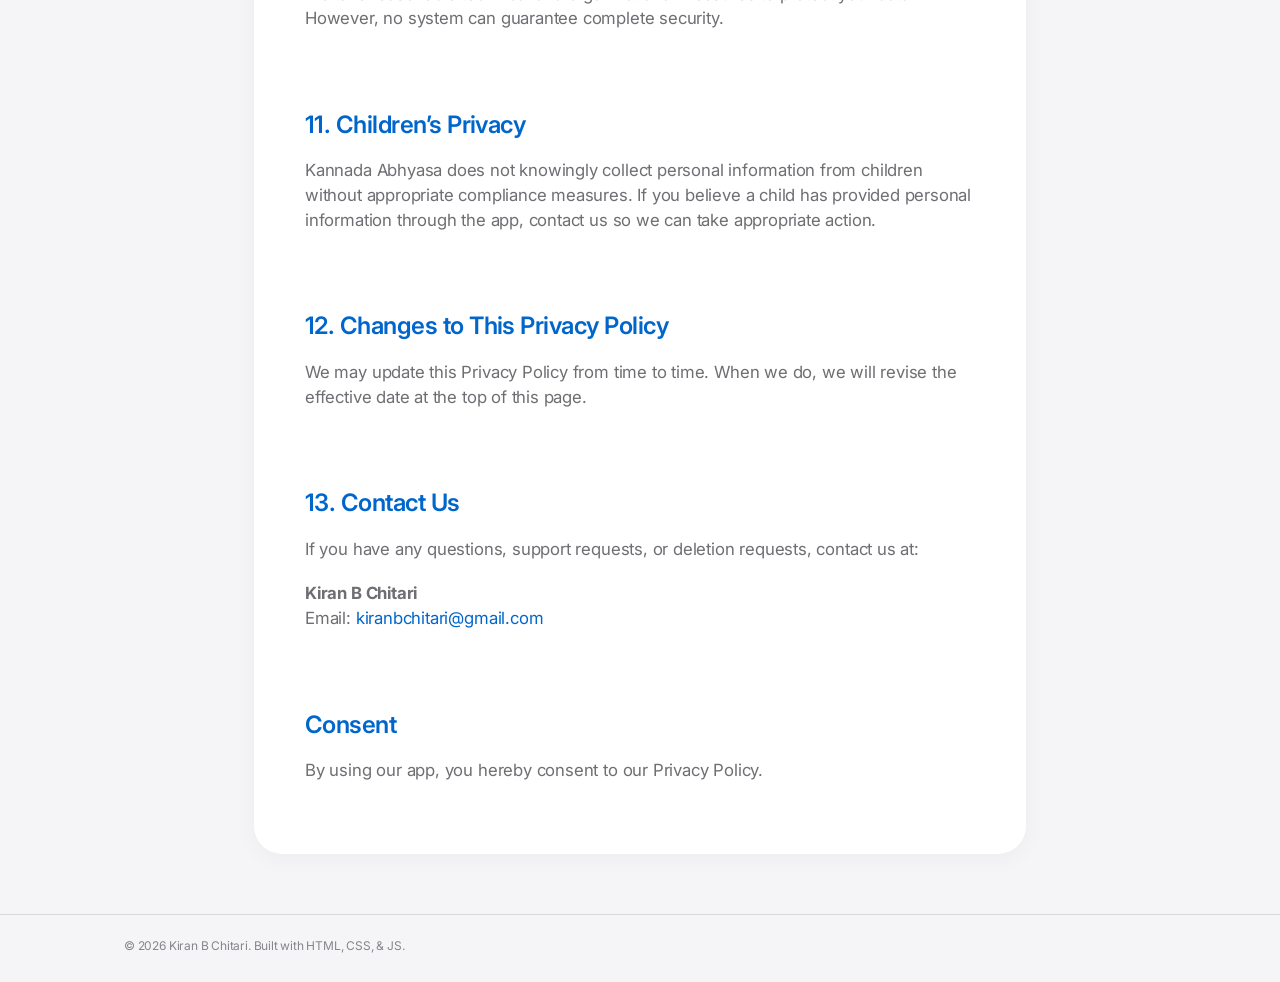
<file: privacy/kannada-abhyasa.html>
<!DOCTYPE html>
<html lang="en">

<head>
    <meta charset="UTF-8">
    <meta name="viewport" content="width=device-width, initial-scale=1.0">
    <title>Privacy Policy - Kannada Abhyasa | Kiran B Chitari</title>
    <meta name="description" content="Privacy Policy for the Kannada Abhyasa mobile application by Kiran B Chitari.">
    <!-- Google Fonts -->
    <link rel="preconnect" href="https://fonts.googleapis.com">
    <link rel="preconnect" href="https://fonts.gstatic.com" crossorigin>
    <link
        href="https://fonts.googleapis.com/css2?family=Inter:wght@300;400;500;600;700;800&family=Poppins:wght@400;500;600;700&display=swap"
        rel="stylesheet">
    <script>
        (function () {
            const savedTheme = localStorage.getItem('theme');
            const prefersLight = window.matchMedia('(prefers-color-scheme: light)').matches;

            if (savedTheme === 'light' || (!savedTheme && prefersLight)) {
                document.documentElement.classList.add('theme-loading-light');
            }
        })();
    </script>
    <!-- CSS -->
    <link rel="stylesheet" href="../style.css">
    <style>
        .policy-container {
            max-width: 900px;
            margin: 120px auto 60px;
            padding: 0 5%;
        }

        .policy-card {
            padding: 50px;
            margin-top: 30px;
        }

        .policy-header {
            margin-bottom: 40px;
            border-bottom: 1px solid var(--border-glass);
            padding-bottom: 30px;
        }

        .policy-content h2 {
            font-size: 1.5rem;
            margin: 40px 0 20px;
            color: var(--text-accent);
        }

        .policy-content p,
        .policy-content ul {
            margin-bottom: 20px;
            font-size: 1.05rem;
            color: var(--text-secondary);
        }

        .policy-content ul {
            padding-left: 20px;
            list-style: none;
        }

        .policy-content ul li {
            position: relative;
            padding-left: 20px;
            margin-bottom: 10px;
        }

        .policy-content ul li::before {
            content: '▹';
            position: absolute;
            left: 0;
            color: var(--theme-cyan);
        }

        .back-link {
            display: inline-flex;
            align-items: center;
            gap: 10px;
            color: var(--text-secondary);
            margin-bottom: 30px;
            font-weight: 500;
        }

        .back-link:hover {
            color: var(--text-primary);
        }

        .last-updated {
            color: var(--theme-emerald);
            font-weight: 600;
            font-size: 0.9rem;
            text-transform: uppercase;
            letter-spacing: 1px;
        }

        hr {
            border: none;
            border-top: 1px solid var(--border-glass);
            margin: 40px 0;
        }
    </style>
</head>

<body>
    <script>
        if (document.documentElement.classList.contains('theme-loading-light')) {
            document.body.classList.add('light-mode');
            document.documentElement.classList.remove('theme-loading-light');
        }
    </script>
    <!-- Mouse Glow -->
    <div class="cursor-glow" id="cursor-glow"></div>

    <!-- Scroll Progress Bar -->
    <div class="scroll-progress" id="scroll-progress"></div>

    <!-- Navigation -->
    <nav class="navbar scrolled" id="navbar">
        <div class="nav-content">
            <a href="../index.html" class="logo">github.com/<span>kiranbchitari</span></a>
            <ul class="nav-links">
                <li><a href="../index.html#about" class="nav-link">About</a></li>
                <li><a href="../index.html#projects" class="nav-link">Projects</a></li>
                <li class="dropdown">
                    <a href="#" class="nav-link dropdown-toggle">Privacy
                        <svg class="dropdown-icon" viewBox="0 0 24 24" fill="none" stroke="currentColor"
                            stroke-width="3" stroke-linecap="round" stroke-linejoin="round">
                            <polyline points="6 9 12 15 18 9"></polyline>
                        </svg>
                    </a>
                    <ul class="dropdown-menu">
                        <li><a href="kannada-abhyasa.html" class="nav-link">Kannada Abhyasa</a></li>
                        <li><a href="listiq.html" class="nav-link">Listiq</a></li>
                        <li><a href="/MyVault/privacy.html" class="nav-link">MyVault</a></li>
                        <li><a href="/Travelogue/privacy.html" class="nav-link">Travelogue</a></li>
                    </ul>
                </li>
                <li><a href="../index.html#contact" class="nav-link">Contact</a></li>
            </ul>
            <button class="theme-toggle" id="theme-toggle" type="button" aria-label="Switch to light mode" aria-pressed="false">
                <svg class="theme-icon sun-icon" viewBox="0 0 24 24" aria-hidden="true" fill="none" stroke="currentColor" stroke-width="2" stroke-linecap="round" stroke-linejoin="round">
                    <circle cx="12" cy="12" r="4"></circle>
                    <path d="M12 2v2"></path>
                    <path d="M12 20v2"></path>
                    <path d="m4.93 4.93 1.41 1.41"></path>
                    <path d="m17.66 17.66 1.41 1.41"></path>
                    <path d="M2 12h2"></path>
                    <path d="M20 12h2"></path>
                    <path d="m6.34 17.66-1.41 1.41"></path>
                    <path d="m19.07 4.93-1.41 1.41"></path>
                </svg>
                <svg class="theme-icon moon-icon" viewBox="0 0 24 24" aria-hidden="true" fill="none" stroke="currentColor" stroke-width="2" stroke-linecap="round" stroke-linejoin="round">
                    <path d="M12 3a6 6 0 0 0 9 7.5A9 9 0 1 1 12 3Z"></path>
                </svg>
            </button>
            <div class="mobile-menu-btn" id="mobile-menu-btn">
                <span></span>
                <span></span>
                <span></span>
            </div>
        </div>
    </nav>

    <main class="policy-container">
        <a href="../index.html" class="back-link">
            <svg viewBox="0 0 24 24" fill="none" stroke="currentColor" stroke-width="2" stroke-linecap="round"
                stroke-linejoin="round" width="20" height="20">
                <line x1="19" y1="12" x2="5" y2="12"></line>
                <polyline points="12 19 5 12 12 5"></polyline>
            </svg>
            Back to Portfolio
        </a>

        <div class="policy-card glass-card reveal active">
            <header class="policy-header">
                <span class="last-updated">Last updated: March 31, 2026</span>
                <h1>Privacy Policy for Kannada Abhyasa</h1>
                <p>Kannada Abhyasa app respects your privacy. This Privacy Policy explains how we collect, use, store,
                    and protect your information when you use the Kannada Abhyasa mobile application.</p>
            </header>

            <div class="policy-content">
                <h2>1. Information We Collect</h2>
                <p>We may collect the following information when you use Kannada Abhyasa:</p>
                <ul>
                    <li><strong>Email address</strong>, when you create an account or sign in.</li>
                    <li><strong>Learning progress</strong>, lesson completion status, quiz scores, and preferences.</li>
                    <li><strong>Device and technical information</strong> such as device model, operating system
                        version, app version, and crash diagnostics.</li>
                    <li><strong>Advertising-related data</strong> such as advertising ID and ad interaction data, if ads
                        are shown in the app.</li>
                </ul>

                <hr>

                <h2>2. How We Use Your Information</h2>
                <p>We use the information we collect for the following purposes:</p>
                <ul>
                    <li>To create and manage your account.</li>
                    <li>To save and sync your learning progress.</li>
                    <li>To personalize your app experience.</li>
                    <li>To provide support and respond to your requests.</li>
                    <li>To improve app performance and fix crashes.</li>
                    <li>To show ads, if advertising is enabled.</li>
                    <li>To comply with legal obligations.</li>
                </ul>

                <hr>

                <h2>3. Account Information</h2>
                <p>If you create an account in Kannada Abhyasa, your email address is used to identify your account,
                    help you sign in, and restore your learning progress across devices. Google Play requires disclosure
                    of this kind of personal information collection in your privacy policy and Data safety form.</p>

                <hr>

                <h2>4. Data Storage</h2>
                <p>Your account information and learning progress may be stored securely on our servers or through
                    trusted third-party backend services used by the app. Some preferences may also be stored locally on
                    your device.</p>

                <hr>

                <h2>5. Third-Party Services</h2>
                <p>Kannada Abhyasa may use trusted third-party services to support app features. Depending on the app
                    version, these may include:</p>
                <ul>
                    <li>Google Play Services</li>
                    <li>Firebase Authentication</li>
                    <li>Firebase Analytics</li>
                    <li>Firebase Crashlytics</li>
                    <li>Google AdMob</li>
                </ul>
                <p>These services may process limited personal or technical information as required to provide their
                    functionality.</p>

                <hr>

                <h2>6. Advertising</h2>
                <p>If Kannada Abhyasa shows ads, ad providers such as Google AdMob may collect limited device and
                    advertising information to serve and measure ads. This may include advertising identifiers and usage
                    events.</p>

                <hr>

                <h2>7. Data Sharing</h2>
                <p>We do not sell your personal information. We may share limited information only with service
                    providers that help us operate the app, such as authentication, analytics, crash reporting, hosting,
                    and advertising providers.</p>

                <hr>

                <h2>8. Data Retention</h2>
                <p>We retain your account information and learning data for as long as your account remains active, or
                    as needed to provide the service. If you request deletion of your account, we will delete or
                    anonymize your data unless we are required to keep some information for legal, security, or
                    fraud-prevention reasons. Google Play expects developers to explain retention and deletion practices
                    clearly.</p>

                <hr>

                <h2>9. Account and Data Deletion</h2>
                <p>Google Play requires that users be able to request account deletion from inside the app and also
                    through a web-based method.</p>
                <p>You may request deletion of your account and associated data by:</p>
                <ul>
                    <li>Using the <strong>Delete Account</strong> option inside the app, if available.</li>
                    <li>Contacting us at the email address below.</li>
                    <li>Using our account deletion request form by emailing: <a href="mailto:kiranbchitari@gmail.com"
                            style="color: var(--text-accent);">kiranbchitari@gmail.com</a></li>
                </ul>
                <p>After verification, we will process your deletion request within a reasonable time. Some limited data
                    may be retained where required for legal or security reasons.</p>

                <hr>

                <h2>10. Security</h2>
                <p>We take reasonable technical and organizational measures to protect your data. However, no system can
                    guarantee complete security.</p>

                <hr>

                <h2>11. Children’s Privacy</h2>
                <p>Kannada Abhyasa does not knowingly collect personal information from children without appropriate
                    compliance measures. If you believe a child has provided personal information through the app,
                    contact us so we can take appropriate action.</p>

                <hr>

                <h2>12. Changes to This Privacy Policy</h2>
                <p>We may update this Privacy Policy from time to time. When we do, we will revise the effective date at
                    the top of this page.</p>

                <hr>

                <h2>13. Contact Us</h2>
                <p>If you have any questions, support requests, or deletion requests, contact us at:</p>
                <p>
                    <strong>Kiran B Chitari</strong><br>
                    Email: <a href="mailto:kiranbchitari@gmail.com"
                        style="color: var(--text-accent);">kiranbchitari@gmail.com</a>
                </p>

                <hr>

                <h2>Consent</h2>
                <p>By using our app, you hereby consent to our Privacy Policy.</p>
            </div>
        </div>
    </main>

    <footer>
        <div class="footer-content">
            <p>&copy; 2026 Kiran B Chitari. Built with HTML, CSS, & JS.</p>
        </div>
    </footer>

    <!-- Scripts -->
    <script src="../script.js"></script>
</body>

</html>
</file>
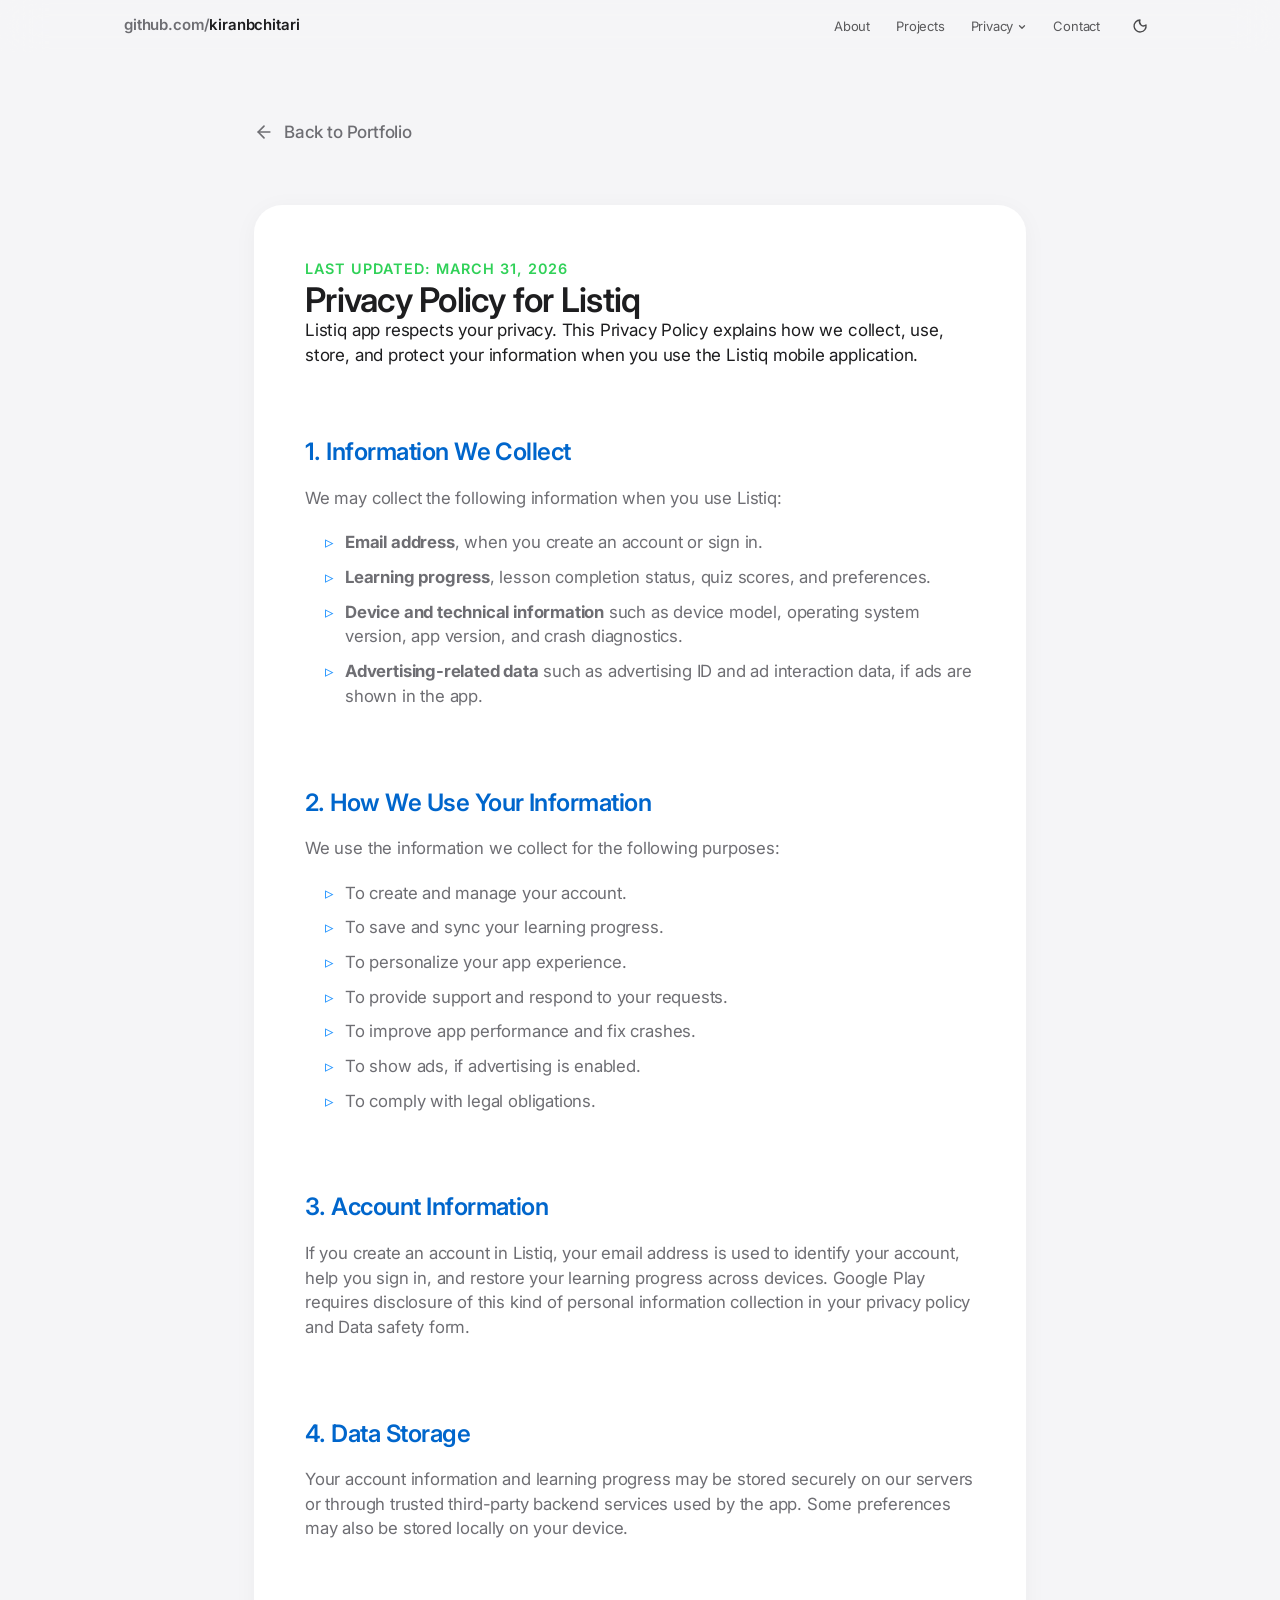
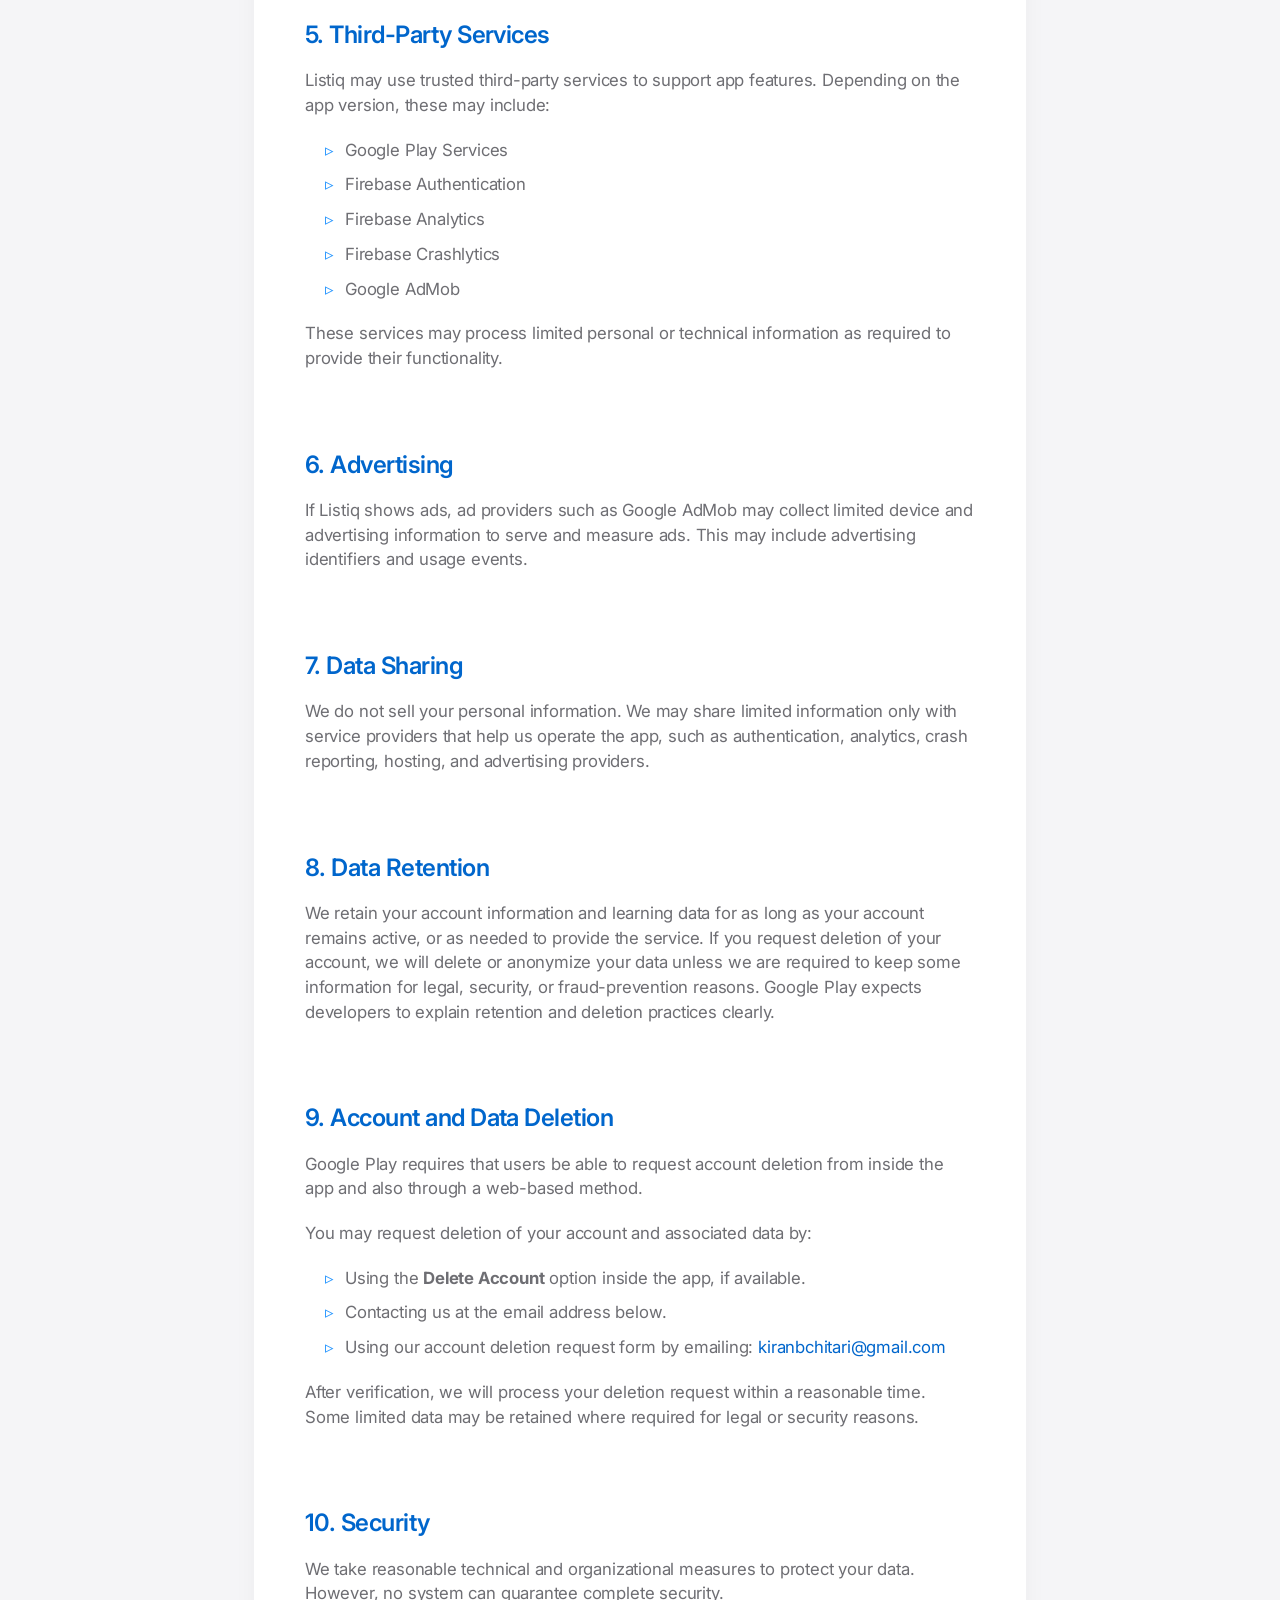
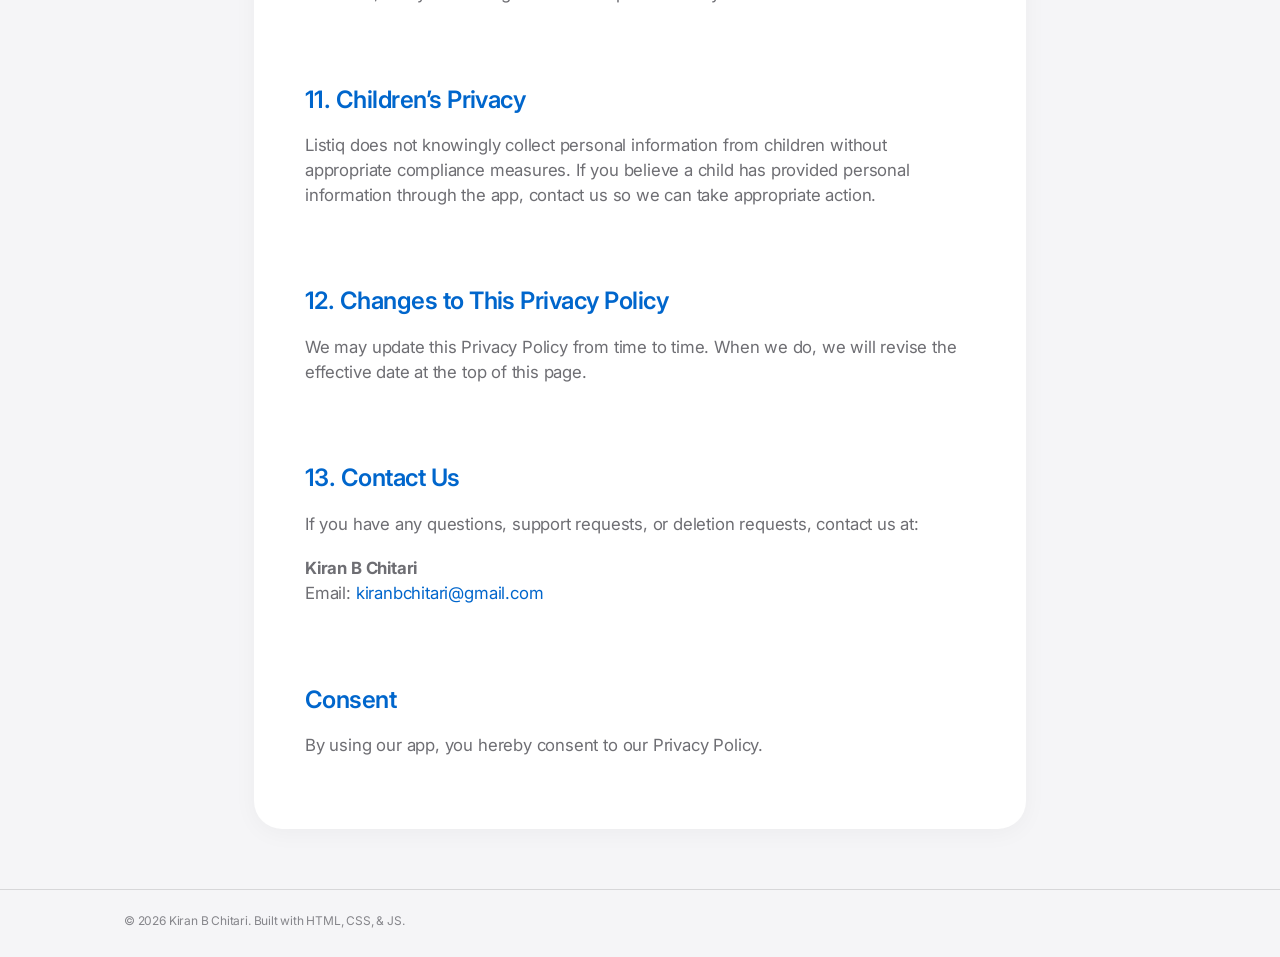
<file: privacy/listiq.html>
<!DOCTYPE html>
<html lang="en">

<head>
    <meta charset="UTF-8">
    <meta name="viewport" content="width=device-width, initial-scale=1.0">
    <title>Privacy Policy - Listiq | Kiran B Chitari</title>
    <meta name="description" content="Privacy Policy for the Listiq mobile application by Kiran B Chitari.">
    <!-- Google Fonts -->
    <link rel="preconnect" href="https://fonts.googleapis.com">
    <link rel="preconnect" href="https://fonts.gstatic.com" crossorigin>
    <link
        href="https://fonts.googleapis.com/css2?family=Inter:wght@300;400;500;600;700;800&family=Poppins:wght@400;500;600;700&display=swap"
        rel="stylesheet">
    <script>
        (function () {
            const savedTheme = localStorage.getItem('theme');
            const prefersLight = window.matchMedia('(prefers-color-scheme: light)').matches;

            if (savedTheme === 'light' || (!savedTheme && prefersLight)) {
                document.documentElement.classList.add('theme-loading-light');
            }
        })();
    </script>
    <!-- CSS -->
    <link rel="stylesheet" href="../style.css">
    <style>
        .policy-container {
            max-width: 900px;
            margin: 120px auto 60px;
            padding: 0 5%;
        }

        .policy-card {
            padding: 50px;
            margin-top: 30px;
        }

        .policy-header {
            margin-bottom: 40px;
            border-bottom: 1px solid var(--border-glass);
            padding-bottom: 30px;
        }

        .policy-content h2 {
            font-size: 1.5rem;
            margin: 40px 0 20px;
            color: var(--text-accent);
        }

        .policy-content p,
        .policy-content ul {
            margin-bottom: 20px;
            font-size: 1.05rem;
            color: var(--text-secondary);
        }

        .policy-content ul {
            padding-left: 20px;
            list-style: none;
        }

        .policy-content ul li {
            position: relative;
            padding-left: 20px;
            margin-bottom: 10px;
        }

        .policy-content ul li::before {
            content: '▹';
            position: absolute;
            left: 0;
            color: var(--theme-cyan);
        }

        .back-link {
            display: inline-flex;
            align-items: center;
            gap: 10px;
            color: var(--text-secondary);
            margin-bottom: 30px;
            font-weight: 500;
        }

        .back-link:hover {
            color: var(--text-primary);
        }

        .last-updated {
            color: var(--theme-emerald);
            font-weight: 600;
            font-size: 0.9rem;
            text-transform: uppercase;
            letter-spacing: 1px;
        }

        hr {
            border: none;
            border-top: 1px solid var(--border-glass);
            margin: 40px 0;
        }
    </style>
</head>

<body>
    <script>
        if (document.documentElement.classList.contains('theme-loading-light')) {
            document.body.classList.add('light-mode');
            document.documentElement.classList.remove('theme-loading-light');
        }
    </script>
    <!-- Mouse Glow -->
    <div class="cursor-glow" id="cursor-glow"></div>

    <!-- Scroll Progress Bar -->
    <div class="scroll-progress" id="scroll-progress"></div>

    <!-- Navigation -->
    <nav class="navbar scrolled" id="navbar">
        <div class="nav-content">
            <a href="../index.html" class="logo">github.com/<span>kiranbchitari</span></a>
            <ul class="nav-links">
                <li><a href="../index.html#about" class="nav-link">About</a></li>
                <li><a href="../index.html#projects" class="nav-link">Projects</a></li>
                <li class="dropdown">
                    <a href="#" class="nav-link dropdown-toggle">Privacy
                        <svg class="dropdown-icon" viewBox="0 0 24 24" fill="none" stroke="currentColor"
                            stroke-width="3" stroke-linecap="round" stroke-linejoin="round">
                            <polyline points="6 9 12 15 18 9"></polyline>
                        </svg>
                    </a>
                    <ul class="dropdown-menu">
                        <li><a href="kannada-abhyasa.html" class="nav-link">Kannada Abhyasa</a></li>
                        <li><a href="listiq.html" class="nav-link">Listiq</a></li>
                        <li><a href="/MyVault/privacy.html" class="nav-link">MyVault</a></li>
                        <li><a href="/Travelogue/privacy.html" class="nav-link">Travelogue</a></li>
                    </ul>
                </li>
                <li><a href="../index.html#contact" class="nav-link">Contact</a></li>
            </ul>
            <button class="theme-toggle" id="theme-toggle" type="button" aria-label="Switch to light mode" aria-pressed="false">
                <svg class="theme-icon sun-icon" viewBox="0 0 24 24" aria-hidden="true" fill="none" stroke="currentColor" stroke-width="2" stroke-linecap="round" stroke-linejoin="round">
                    <circle cx="12" cy="12" r="4"></circle>
                    <path d="M12 2v2"></path>
                    <path d="M12 20v2"></path>
                    <path d="m4.93 4.93 1.41 1.41"></path>
                    <path d="m17.66 17.66 1.41 1.41"></path>
                    <path d="M2 12h2"></path>
                    <path d="M20 12h2"></path>
                    <path d="m6.34 17.66-1.41 1.41"></path>
                    <path d="m19.07 4.93-1.41 1.41"></path>
                </svg>
                <svg class="theme-icon moon-icon" viewBox="0 0 24 24" aria-hidden="true" fill="none" stroke="currentColor" stroke-width="2" stroke-linecap="round" stroke-linejoin="round">
                    <path d="M12 3a6 6 0 0 0 9 7.5A9 9 0 1 1 12 3Z"></path>
                </svg>
            </button>
            <div class="mobile-menu-btn" id="mobile-menu-btn">
                <span></span>
                <span></span>
                <span></span>
            </div>
        </div>
    </nav>

    <main class="policy-container">
        <a href="../index.html" class="back-link">
            <svg viewBox="0 0 24 24" fill="none" stroke="currentColor" stroke-width="2" stroke-linecap="round"
                stroke-linejoin="round" width="20" height="20">
                <line x1="19" y1="12" x2="5" y2="12"></line>
                <polyline points="12 19 5 12 12 5"></polyline>
            </svg>
            Back to Portfolio
        </a>

        <div class="policy-card glass-card reveal active">
            <header class="policy-header">
                <span class="last-updated">Last updated: March 31, 2026</span>
                <h1>Privacy Policy for Listiq</h1>
                <p>Listiq app respects your privacy. This Privacy Policy explains how we collect, use, store,
                    and protect your information when you use the Listiq mobile application.</p>
            </header>

            <div class="policy-content">
                <h2>1. Information We Collect</h2>
                <p>We may collect the following information when you use Listiq:</p>
                <ul>
                    <li><strong>Email address</strong>, when you create an account or sign in.</li>
                    <li><strong>Learning progress</strong>, lesson completion status, quiz scores, and preferences.</li>
                    <li><strong>Device and technical information</strong> such as device model, operating system
                        version, app version, and crash diagnostics.</li>
                    <li><strong>Advertising-related data</strong> such as advertising ID and ad interaction data, if ads
                        are shown in the app.</li>
                </ul>

                <hr>

                <h2>2. How We Use Your Information</h2>
                <p>We use the information we collect for the following purposes:</p>
                <ul>
                    <li>To create and manage your account.</li>
                    <li>To save and sync your learning progress.</li>
                    <li>To personalize your app experience.</li>
                    <li>To provide support and respond to your requests.</li>
                    <li>To improve app performance and fix crashes.</li>
                    <li>To show ads, if advertising is enabled.</li>
                    <li>To comply with legal obligations.</li>
                </ul>

                <hr>

                <h2>3. Account Information</h2>
                <p>If you create an account in Listiq, your email address is used to identify your account,
                    help you sign in, and restore your learning progress across devices. Google Play requires disclosure
                    of this kind of personal information collection in your privacy policy and Data safety form.</p>

                <hr>

                <h2>4. Data Storage</h2>
                <p>Your account information and learning progress may be stored securely on our servers or through
                    trusted third-party backend services used by the app. Some preferences may also be stored locally on
                    your device.</p>

                <hr>

                <h2>5. Third-Party Services</h2>
                <p>Listiq may use trusted third-party services to support app features. Depending on the app
                    version, these may include:</p>
                <ul>
                    <li>Google Play Services</li>
                    <li>Firebase Authentication</li>
                    <li>Firebase Analytics</li>
                    <li>Firebase Crashlytics</li>
                    <li>Google AdMob</li>
                </ul>
                <p>These services may process limited personal or technical information as required to provide their
                    functionality.</p>

                <hr>

                <h2>6. Advertising</h2>
                <p>If Listiq shows ads, ad providers such as Google AdMob may collect limited device and
                    advertising information to serve and measure ads. This may include advertising identifiers and usage
                    events.</p>

                <hr>

                <h2>7. Data Sharing</h2>
                <p>We do not sell your personal information. We may share limited information only with service
                    providers that help us operate the app, such as authentication, analytics, crash reporting, hosting,
                    and advertising providers.</p>

                <hr>

                <h2>8. Data Retention</h2>
                <p>We retain your account information and learning data for as long as your account remains active, or
                    as needed to provide the service. If you request deletion of your account, we will delete or
                    anonymize your data unless we are required to keep some information for legal, security, or
                    fraud-prevention reasons. Google Play expects developers to explain retention and deletion practices
                    clearly.</p>

                <hr>

                <h2>9. Account and Data Deletion</h2>
                <p>Google Play requires that users be able to request account deletion from inside the app and also
                    through a web-based method.</p>
                <p>You may request deletion of your account and associated data by:</p>
                <ul>
                    <li>Using the <strong>Delete Account</strong> option inside the app, if available.</li>
                    <li>Contacting us at the email address below.</li>
                    <li>Using our account deletion request form by emailing: <a href="mailto:kiranbchitari@gmail.com"
                            style="color: var(--text-accent);">kiranbchitari@gmail.com</a></li>
                </ul>
                <p>After verification, we will process your deletion request within a reasonable time. Some limited data
                    may be retained where required for legal or security reasons.</p>

                <hr>

                <h2>10. Security</h2>
                <p>We take reasonable technical and organizational measures to protect your data. However, no system can
                    guarantee complete security.</p>

                <hr>

                <h2>11. Children’s Privacy</h2>
                <p>Listiq does not knowingly collect personal information from children without appropriate
                    compliance measures. If you believe a child has provided personal information through the app,
                    contact us so we can take appropriate action.</p>

                <hr>

                <h2>12. Changes to This Privacy Policy</h2>
                <p>We may update this Privacy Policy from time to time. When we do, we will revise the effective date at
                    the top of this page.</p>

                <hr>

                <h2>13. Contact Us</h2>
                <p>If you have any questions, support requests, or deletion requests, contact us at:</p>
                <p>
                    <strong>Kiran B Chitari</strong><br>
                    Email: <a href="mailto:kiranbchitari@gmail.com"
                        style="color: var(--text-accent);">kiranbchitari@gmail.com</a>
                </p>

                <hr>

                <h2>Consent</h2>
                <p>By using our app, you hereby consent to our Privacy Policy.</p>
            </div>
        </div>
    </main>

    <footer>
        <div class="footer-content">
            <p>&copy; 2026 Kiran B Chitari. Built with HTML, CSS, & JS.</p>
        </div>
    </footer>

    <!-- Scripts -->
    <script src="../script.js"></script>
</body>

</html>
</file>
<file: style.css>
/* ===== Design tokens ===== */
:root {
    /* Dark (default) */
    --bg: #000000;
    --bg-card: #161617;
    --bg-card-hover: #1d1d1f;
    --hairline: rgba(255, 255, 255, 0.12);
    --card-border: rgba(255, 255, 255, 0.06);
    --chip-bg: rgba(255, 255, 255, 0.08);
    --navbar-bg: rgba(0, 0, 0, 0.72);
    --nav-menu-bg: #000000;

    --text-primary: #f5f5f7;
    --text-secondary: #a1a1a6;
    --text-tertiary: #6e6e73;
    --text-accent: #2997ff;

    --accent: #2997ff;
    --accent-fill: #0071e3;
    --accent-fill-hover: #0077ed;
    --green: #30d158;

    --gradient-text: linear-gradient(90deg, #2997ff 0%, #a972ff 50%, #ff6482 100%);
    --aurora-opacity: 1;
    --shadow-card: none;

    --radius-card: 28px;
    --nav-height: 52px;
    --ease-out: cubic-bezier(0.16, 1, 0.3, 1);

    --font: -apple-system, BlinkMacSystemFont, "SF Pro Display", "SF Pro Text", "Inter", "Helvetica Neue", Helvetica, Arial, sans-serif;

    /* Names the privacy pages rely on */
    --bg-dark: var(--bg);
    --border-glass: var(--hairline);
    --theme-cyan: var(--accent);
    --theme-emerald: var(--green);
    --font-heading: var(--font);
    --font-body: var(--font);
}

body.light-mode {
    --bg: #f5f5f7;
    --bg-card: #ffffff;
    --bg-card-hover: #ffffff;
    --hairline: rgba(0, 0, 0, 0.12);
    --card-border: transparent;
    --chip-bg: rgba(0, 0, 0, 0.05);
    --navbar-bg: rgba(245, 245, 247, 0.72);
    --nav-menu-bg: #f5f5f7;

    --text-primary: #1d1d1f;
    --text-secondary: #6e6e73;
    --text-tertiary: #86868b;
    --text-accent: #0066cc;

    --accent: #0066cc;
    --green: #248a3d;

    --gradient-text: linear-gradient(90deg, #0071e3 0%, #8e4ec6 50%, #e0457b 100%);
    --aurora-opacity: 0.55;
    --shadow-card: 0 4px 24px rgba(0, 0, 0, 0.04);
}

/* ===== Base ===== */
*,
*::before,
*::after {
    margin: 0;
    padding: 0;
    box-sizing: border-box;
}

html {
    scroll-behavior: smooth;
    scroll-padding-top: var(--nav-height);
    -webkit-text-size-adjust: 100%;
}

body {
    font-family: var(--font);
    font-size: 17px;
    line-height: 1.47;
    letter-spacing: -0.011em;
    color: var(--text-primary);
    background: var(--bg);
    -webkit-font-smoothing: antialiased;
    -moz-osx-font-smoothing: grayscale;
    overflow-x: hidden;
    transition: background-color 0.4s ease, color 0.4s ease;
}

body.menu-open {
    overflow: hidden;
}

a {
    color: inherit;
    text-decoration: none;
}

ul {
    list-style: none;
}

button {
    font: inherit;
    color: inherit;
    background: none;
    border: none;
    cursor: pointer;
}

h1, h2, h3, h4 {
    font-weight: 600;
    letter-spacing: -0.022em;
    line-height: 1.1;
}

:focus-visible {
    outline: 2px solid var(--accent);
    outline-offset: 3px;
    border-radius: 6px;
}

::selection {
    background: rgba(0, 113, 227, 0.3);
}

/* Old decorative layers, no longer shown */
.cursor-glow,
.scroll-progress {
    display: none;
}

/* ===== Navigation ===== */
.navbar {
    position: fixed;
    inset: 0 0 auto 0;
    z-index: 100;
    height: var(--nav-height);
    background: var(--navbar-bg);
    -webkit-backdrop-filter: saturate(180%) blur(20px);
    backdrop-filter: saturate(180%) blur(20px);
    border-bottom: 1px solid transparent;
    transition: border-color 0.3s ease, background-color 0.4s ease;
}

.navbar.scrolled {
    border-bottom-color: var(--hairline);
}

.nav-content {
    max-width: 1080px;
    height: 100%;
    margin: 0 auto;
    padding: 0 24px;
    display: flex;
    align-items: center;
    gap: 24px;
}

.logo {
    font-size: 15px;
    font-weight: 600;
    letter-spacing: -0.01em;
    color: var(--text-secondary);
    white-space: nowrap;
    transition: color 0.3s ease;
}

.logo span {
    color: var(--text-primary);
}

.logo:hover {
    color: var(--text-primary);
}

.nav-links {
    display: flex;
    align-items: center;
    gap: 26px;
    margin-left: auto;
}

.nav-link {
    display: inline-flex;
    align-items: center;
    gap: 4px;
    font-size: 13px;
    color: var(--text-primary);
    opacity: 0.72;
    transition: opacity 0.25s ease, color 0.25s ease;
}

.nav-link:hover,
.nav-link.active {
    opacity: 1;
}

.dropdown {
    position: relative;
}

.dropdown-icon {
    width: 10px;
    height: 10px;
    transition: transform 0.3s ease;
}

.dropdown:hover .dropdown-icon,
.dropdown:focus-within .dropdown-icon {
    transform: rotate(180deg);
}

.dropdown-menu {
    position: absolute;
    top: calc(100% + 14px);
    left: 50%;
    min-width: 190px;
    padding: 8px;
    background: var(--bg-card);
    border: 1px solid var(--hairline);
    border-radius: 16px;
    box-shadow: 0 16px 48px rgba(0, 0, 0, 0.22);
    opacity: 0;
    visibility: hidden;
    transform: translate(-50%, -6px);
    transition: opacity 0.25s ease, transform 0.25s ease, visibility 0.25s;
}

/* Bridge the gap so the menu stays open while the pointer travels */
.dropdown-menu::before {
    content: "";
    position: absolute;
    inset: -16px 0 auto 0;
    height: 16px;
}

.dropdown:hover .dropdown-menu,
.dropdown:focus-within .dropdown-menu {
    opacity: 1;
    visibility: visible;
    transform: translate(-50%, 0);
}

.dropdown-menu .nav-link {
    display: block;
    padding: 9px 12px;
    border-radius: 10px;
    white-space: nowrap;
}

.dropdown-menu .nav-link:hover {
    background: var(--chip-bg);
}

.theme-toggle {
    position: relative;
    width: 32px;
    height: 32px;
    flex-shrink: 0;
    border-radius: 50%;
    display: grid;
    place-items: center;
    color: var(--text-primary);
    opacity: 0.8;
    transition: opacity 0.25s ease, background-color 0.25s ease;
}

.theme-toggle:hover {
    opacity: 1;
    background: var(--chip-bg);
}

.theme-icon {
    grid-area: 1 / 1;
    width: 16px;
    height: 16px;
    transition: opacity 0.3s ease, transform 0.5s var(--ease-out);
}

.moon-icon {
    opacity: 0;
    transform: rotate(-60deg) scale(0.6);
}

body.light-mode .moon-icon {
    opacity: 1;
    transform: none;
}

body.light-mode .sun-icon {
    opacity: 0;
    transform: rotate(60deg) scale(0.6);
}

.mobile-menu-btn {
    display: none;
    position: relative;
    width: 32px;
    height: 32px;
    flex-shrink: 0;
    cursor: pointer;
}

.mobile-menu-btn span {
    position: absolute;
    left: 8px;
    width: 16px;
    height: 1.5px;
    border-radius: 2px;
    background: var(--text-primary);
    transition: transform 0.35s var(--ease-out), opacity 0.2s ease;
}

.mobile-menu-btn span:nth-child(1) { top: 11px; }
.mobile-menu-btn span:nth-child(2) { top: 15.5px; opacity: 0; }
.mobile-menu-btn span:nth-child(3) { top: 20px; }

.mobile-menu-btn.active span:nth-child(1) { transform: translateY(4.5px) rotate(45deg); }
.mobile-menu-btn.active span:nth-child(3) { transform: translateY(-4.5px) rotate(-45deg); }

/* ===== Layout ===== */
.section {
    max-width: 1080px;
    margin: 0 auto;
    padding: 120px 24px;
}

.section-header {
    max-width: 760px;
    margin-bottom: 56px;
}

.eyebrow {
    display: block;
    margin-bottom: 12px;
    font-size: 17px;
    font-weight: 600;
    color: var(--accent);
}

.section-header h2 {
    font-size: clamp(34px, 5.4vw, 56px);
    letter-spacing: -0.028em;
    line-height: 1.07;
}

.section-sub {
    margin-top: 16px;
    font-size: clamp(18px, 2.2vw, 21px);
    line-height: 1.38;
    color: var(--text-secondary);
}

.heading-line {
    display: none;
}

/* Cards */
.glass-card {
    background: var(--bg-card);
    border: 1px solid var(--card-border);
    border-radius: var(--radius-card);
    box-shadow: var(--shadow-card);
    transition: background-color 0.4s ease, border-color 0.4s ease;
}

/* Buttons */
.btn {
    display: inline-flex;
    align-items: center;
    justify-content: center;
    gap: 6px;
    min-height: 44px;
    padding: 11px 22px;
    border-radius: 980px;
    font-size: 17px;
    font-weight: 400;
    line-height: 1.2;
    transition: background-color 0.25s ease, color 0.25s ease, border-color 0.25s ease, transform 0.25s ease;
}

.btn:active {
    transform: scale(0.97);
}

.btn-primary {
    background: var(--accent-fill);
    color: #ffffff;
}

.btn-primary:hover {
    background: var(--accent-fill-hover);
}

.btn-secondary {
    color: var(--accent);
    border: 1px solid var(--accent);
}

.btn-secondary:hover {
    background: var(--accent-fill);
    border-color: var(--accent-fill);
    color: #ffffff;
}

.gradient-text {
    background: var(--gradient-text);
    -webkit-background-clip: text;
    background-clip: text;
    color: transparent;
}

/* Scroll reveal */
.reveal,
.reveal-delay {
    opacity: 0;
    transform: translateY(28px);
    transition: opacity 0.9s var(--ease-out), transform 0.9s var(--ease-out), background-color 0.4s ease, border-color 0.4s ease;
}

.reveal.active,
.reveal-delay.active {
    opacity: 1;
    transform: none;
}

/* ===== Hero ===== */
.hero {
    position: relative;
    max-width: none;
    min-height: 100vh;
    min-height: 100svh;
    padding: calc(var(--nav-height) + 60px) 24px 80px;
    display: flex;
    align-items: center;
    justify-content: center;
    text-align: center;
    overflow: hidden;
    isolation: isolate;
}

.hero::before {
    content: "";
    position: absolute;
    z-index: -1;
    inset: -10% -10% 0;
    opacity: var(--aurora-opacity);
    background:
        radial-gradient(38% 46% at 30% 38%, rgba(41, 151, 255, 0.30), transparent 70%),
        radial-gradient(34% 42% at 70% 34%, rgba(169, 114, 255, 0.26), transparent 70%),
        radial-gradient(30% 38% at 54% 68%, rgba(255, 100, 130, 0.16), transparent 70%);
    filter: blur(48px);
    animation: aurora 20s ease-in-out infinite alternate;
}

.hero::after {
    content: "";
    position: absolute;
    z-index: -1;
    inset: auto 0 0;
    height: 30%;
    background: linear-gradient(to bottom, transparent, var(--bg));
}

@keyframes aurora {
    from { transform: translate3d(-3%, -2%, 0) scale(1); }
    to   { transform: translate3d(3%, 3%, 0) scale(1.12); }
}

.hero-content {
    max-width: 860px;
}

.greeting {
    font-size: clamp(19px, 2.4vw, 24px);
    font-weight: 600;
    color: var(--text-secondary);
    margin-bottom: 10px;
}

.name {
    font-size: clamp(52px, 10.5vw, 112px);
    font-weight: 700;
    letter-spacing: -0.04em;
    line-height: 1.02;
}

.role {
    min-height: 1.25em;
    margin-top: 18px;
    font-size: clamp(26px, 4.4vw, 44px);
    font-weight: 600;
    letter-spacing: -0.025em;
    line-height: 1.2;
}

.typing-text {
    background: var(--gradient-text);
    -webkit-background-clip: text;
    background-clip: text;
    color: transparent;
}

.cursor {
    display: inline-block;
    margin-left: 2px;
    font-weight: 300;
    color: var(--accent);
    animation: blink 1.1s steps(1) infinite;
}

@keyframes blink {
    50% { opacity: 0; }
}

.tagline {
    max-width: 640px;
    margin: 26px auto 0;
    font-size: clamp(19px, 2.4vw, 24px);
    font-weight: 500;
    line-height: 1.3;
    letter-spacing: -0.015em;
}

.intro-description {
    max-width: 620px;
    margin: 16px auto 0;
    color: var(--text-secondary);
}

.hero-cta {
    display: flex;
    flex-wrap: wrap;
    justify-content: center;
    gap: 14px;
    margin-top: 36px;
}

/* ===== About ===== */
.about-content {
    background: none;
    border: none;
    box-shadow: none;
    border-radius: 0;
    display: grid;
    grid-template-columns: 1.15fr 1fr;
    gap: 56px;
    align-items: start;
}

.about-lead {
    font-size: clamp(24px, 3.2vw, 34px);
    font-weight: 600;
    line-height: 1.22;
    letter-spacing: -0.024em;
    color: var(--text-secondary);
}

.about-lead strong {
    font-weight: 600;
    color: var(--text-primary);
}

.about-body p {
    color: var(--text-secondary);
}

.about-body p + p {
    margin-top: 18px;
}

.stats {
    display: grid;
    grid-template-columns: repeat(3, 1fr);
    gap: 20px;
    margin-top: 64px;
}

.stat {
    padding: 32px;
}

.stat-value {
    display: block;
    font-size: clamp(40px, 5.4vw, 60px);
    font-weight: 600;
    letter-spacing: -0.035em;
    line-height: 1.05;
}

.stat-label {
    display: block;
    margin-top: 10px;
    color: var(--text-secondary);
}

/* ===== Skills (bento) ===== */
.skills-grid {
    display: grid;
    grid-template-columns: repeat(12, 1fr);
    gap: 20px;
}

.skill-category {
    grid-column: span 4;
    padding: 36px;
}

.skill-category.span-5 { grid-column: span 5; }
.skill-category.span-7 { grid-column: span 7; }

.skill-category h3 {
    font-size: 28px;
    letter-spacing: -0.025em;
}

.skill-note {
    margin-top: 8px;
    color: var(--text-secondary);
}

.skill-list {
    display: flex;
    flex-wrap: wrap;
    gap: 8px;
    margin-top: 24px;
}

.skill-list li,
.project-tech span,
.timeline-content .ai-skill-tags li {
    padding: 7px 14px;
    border-radius: 999px;
    background: var(--chip-bg);
    font-size: 14px;
    line-height: 1.3;
    color: var(--text-primary);
}

.skill-featured {
    position: relative;
    overflow: hidden;
    isolation: isolate;
}

.skill-featured::before {
    content: "";
    position: absolute;
    z-index: -1;
    inset: 0;
    opacity: var(--aurora-opacity);
    background:
        radial-gradient(60% 80% at 100% 0%, rgba(169, 114, 255, 0.22), transparent 70%),
        radial-gradient(50% 70% at 0% 100%, rgba(41, 151, 255, 0.18), transparent 70%);
}

/* ===== AI Engineering ===== */
.ai-grid,
.labs-grid {
    display: grid;
    grid-template-columns: repeat(3, 1fr);
    gap: 20px;
}

.ai-card {
    padding: 32px;
}

.ai-card h3 {
    margin-top: 16px;
    font-size: 24px;
    letter-spacing: -0.022em;
}

.ai-card p {
    margin-top: 10px;
    color: var(--text-secondary);
}

.ai-card .skill-list {
    margin-top: 20px;
}

.level {
    display: inline-flex;
    align-items: center;
    gap: 6px;
    padding: 4px 10px;
    border-radius: 999px;
    background: var(--chip-bg);
    font-size: 12px;
    font-weight: 600;
    color: var(--text-secondary);
}

.level::before {
    content: "";
    width: 6px;
    height: 6px;
    border-radius: 50%;
    background: currentColor;
}

.level-hands-on { color: var(--green); }
.level-working { color: var(--accent); }

/* ===== Labs ===== */
.lab-card {
    padding: 28px;
}

.lab-tag {
    font-size: 12px;
    font-weight: 600;
    letter-spacing: 0.02em;
    text-transform: uppercase;
    color: var(--text-tertiary);
}

.lab-card h3 {
    margin-top: 10px;
    font-size: 21px;
    letter-spacing: -0.02em;
    line-height: 1.2;
}

.lab-card p {
    margin-top: 8px;
    font-size: 15px;
    color: var(--text-secondary);
}

.lab-link {
    display: block;
    transition: transform 0.5s var(--ease-out), opacity 0.9s var(--ease-out), background-color 0.4s ease;
}

.lab-link.active:hover {
    transform: scale(1.015);
}

.lab-featured {
    grid-column: 1 / -1;
    padding: 40px;
    position: relative;
    overflow: hidden;
    isolation: isolate;
}

.lab-featured::before {
    content: "";
    position: absolute;
    z-index: -1;
    inset: 0;
    opacity: var(--aurora-opacity);
    background:
        radial-gradient(50% 120% at 100% 0%, rgba(48, 209, 88, 0.16), transparent 70%),
        radial-gradient(45% 110% at 75% 100%, rgba(41, 151, 255, 0.18), transparent 70%);
}

.lab-featured h3 {
    font-size: 30px;
    letter-spacing: -0.025em;
}

.lab-featured p {
    max-width: 560px;
    font-size: 17px;
}

.lab-more {
    display: inline-block;
    margin-top: 14px;
    font-size: 15px;
    color: var(--accent);
}

.lab-link:hover .lab-more {
    text-decoration: underline;
}

/* ===== Experience ===== */
.timeline {
    border-top: 1px solid var(--hairline);
}

.timeline-item {
    display: grid;
    grid-template-columns: 240px 1fr;
    gap: 40px;
    padding: 44px 0;
    border-bottom: 1px solid var(--hairline);
}

.timeline-date {
    display: block;
    font-size: 17px;
    font-weight: 600;
}

.timeline-company {
    display: block;
    margin-top: 4px;
    color: var(--text-secondary);
}

.badge-now {
    display: inline-flex;
    align-items: center;
    gap: 6px;
    margin-top: 14px;
    padding: 4px 10px;
    border-radius: 999px;
    background: var(--chip-bg);
    font-size: 12px;
    font-weight: 600;
    color: var(--green);
}

.badge-now::before {
    content: "";
    width: 6px;
    height: 6px;
    border-radius: 50%;
    background: currentColor;
}

.timeline-content h3 {
    font-size: 28px;
    letter-spacing: -0.025em;
    margin-bottom: 16px;
}

.timeline-content ul {
    display: flex;
    flex-direction: column;
    gap: 8px;
}

.timeline-content li {
    position: relative;
    padding-left: 18px;
    color: var(--text-secondary);
}

.timeline-content li::before {
    content: "";
    position: absolute;
    left: 2px;
    top: 0.68em;
    width: 5px;
    height: 5px;
    border-radius: 50%;
    background: var(--text-tertiary);
}

.ai-skills {
    margin-top: 24px;
}

.ai-skills-title {
    display: block;
    margin-bottom: 12px;
    font-size: 14px;
    font-weight: 600;
    background: var(--gradient-text);
    -webkit-background-clip: text;
    background-clip: text;
    color: transparent;
    width: fit-content;
}

.timeline-content .ai-skill-tags {
    flex-direction: row;
    flex-wrap: wrap;
}

.timeline-content .ai-skill-tags li::before {
    content: none;
}

/* ===== Projects ===== */
.projects-grid {
    display: grid;
    grid-template-columns: repeat(6, 1fr);
    gap: 20px;
}

.project-card.span-3 { grid-column: span 3; }
.project-card.span-2 { grid-column: span 2; }

.project-card {
    padding: 40px;
    display: flex;
    flex-direction: column;
    transition: transform 0.5s var(--ease-out), opacity 0.9s var(--ease-out), background-color 0.4s ease, border-color 0.4s ease;
}

.project-card.active:hover {
    transform: scale(1.012);
}

.project-duration {
    font-size: 14px;
    font-weight: 600;
    color: var(--accent);
}

.project-card h3 {
    margin-top: 10px;
    font-size: 28px;
    letter-spacing: -0.025em;
}

.project-desc,
.project-impact {
    margin-top: 14px;
    color: var(--text-secondary);
}

.project-impact {
    color: var(--text-primary);
}

.project-tech {
    display: flex;
    flex-wrap: wrap;
    gap: 8px;
    margin-top: auto;
    padding-top: 28px;
}

.project-featured {
    grid-column: 1 / -1;
    position: relative;
    overflow: hidden;
    isolation: isolate;
    display: grid;
    grid-template-columns: 1.3fr 1fr;
    gap: 40px;
    align-items: center;
    padding: 56px;
}

.project-featured::before {
    content: "";
    position: absolute;
    z-index: -1;
    inset: 0;
    opacity: var(--aurora-opacity);
    background:
        radial-gradient(55% 90% at 100% 50%, rgba(41, 151, 255, 0.24), transparent 70%),
        radial-gradient(40% 70% at 70% 100%, rgba(169, 114, 255, 0.18), transparent 70%);
}

.project-featured h3 {
    font-size: clamp(30px, 4vw, 44px);
    letter-spacing: -0.03em;
}

.project-featured .project-tech {
    margin-top: 0;
}

.project-figure {
    text-align: center;
}

.project-figure-value {
    display: block;
    font-size: clamp(52px, 8vw, 96px);
    font-weight: 700;
    letter-spacing: -0.045em;
    line-height: 1;
    background: var(--gradient-text);
    -webkit-background-clip: text;
    background-clip: text;
    color: transparent;
}

.project-figure-label {
    display: block;
    margin-top: 12px;
    color: var(--text-secondary);
}

/* ===== Goals ===== */
.goals-content {
    background: none;
    border: none;
    box-shadow: none;
    border-radius: 0;
}

.goals-list {
    display: grid;
    grid-template-columns: repeat(4, 1fr);
    gap: 20px;
}

.goals-list li {
    padding: 32px 28px;
    min-height: 200px;
    display: flex;
    flex-direction: column;
    justify-content: space-between;
    gap: 28px;
    background: var(--bg-card);
    border: 1px solid var(--card-border);
    border-radius: var(--radius-card);
    box-shadow: var(--shadow-card);
    transition: background-color 0.4s ease, border-color 0.4s ease;
}

.goal-icon {
    font-size: 36px;
    line-height: 1;
}

.goals-list p {
    font-size: 21px;
    font-weight: 600;
    line-height: 1.2;
    letter-spacing: -0.02em;
}

/* ===== Contact ===== */
.contact {
    padding-bottom: 140px;
}

.contact-card {
    position: relative;
    overflow: hidden;
    isolation: isolate;
    padding: 88px 40px;
    text-align: center;
}

.contact-card::before {
    content: "";
    position: absolute;
    z-index: -1;
    inset: 0;
    opacity: var(--aurora-opacity);
    background:
        radial-gradient(45% 70% at 20% 0%, rgba(41, 151, 255, 0.22), transparent 70%),
        radial-gradient(45% 70% at 80% 100%, rgba(169, 114, 255, 0.20), transparent 70%);
}

.contact-card h2 {
    font-size: clamp(38px, 6.4vw, 72px);
    font-weight: 700;
    letter-spacing: -0.035em;
    line-height: 1.04;
}

.contact-card > p {
    max-width: 600px;
    margin: 20px auto 0;
    font-size: clamp(18px, 2.2vw, 21px);
    line-height: 1.38;
    color: var(--text-secondary);
}

.promo-actions {
    display: flex;
    flex-wrap: wrap;
    justify-content: center;
    gap: 14px;
    margin-top: 36px;
}

.social-links {
    display: flex;
    flex-wrap: wrap;
    justify-content: center;
    gap: 12px 32px;
    margin-top: 44px;
}

.social-item {
    display: inline-flex;
    align-items: center;
    gap: 8px;
    font-size: 15px;
    color: var(--text-secondary);
    transition: color 0.25s ease;
}

.social-item svg {
    width: 18px;
    height: 18px;
}

.social-item:hover {
    color: var(--text-primary);
}

/* ===== Footer ===== */
footer {
    border-top: 1px solid var(--hairline);
}

.footer-content {
    max-width: 1080px;
    margin: 0 auto;
    padding: 22px 24px 28px;
    font-size: 12px;
    color: var(--text-tertiary);
}

/* ===== Responsive ===== */
@media (max-width: 960px) {
    .skill-category,
    .skill-category.span-5,
    .skill-category.span-7 {
        grid-column: span 6;
    }

    .skill-category.span-7 {
        grid-column: 1 / -1;
    }

    .goals-list,
    .ai-grid,
    .labs-grid {
        grid-template-columns: repeat(2, 1fr);
    }

    .goals-list li {
        min-height: 170px;
    }

    .project-card.span-2 { grid-column: span 3; }
    .project-card.span-2:last-child { grid-column: 1 / -1; }

    .nav-links {
        gap: 18px;
    }

    .about-content {
        grid-template-columns: 1fr;
        gap: 28px;
    }
}

@media (max-width: 768px) {
    .section {
        padding: 84px 20px;
    }

    .hero {
        padding: calc(var(--nav-height) + 40px) 20px 64px;
    }

    .section-header {
        margin-bottom: 40px;
    }

    .nav-content {
        padding: 0 16px 0 20px;
        gap: 6px;
    }

    .mobile-menu-btn {
        display: block;
    }

    .theme-toggle {
        margin-left: auto;
    }

    .nav-links {
        /* The navbar's backdrop-filter makes it the containing block, so size from it */
        position: absolute;
        top: 100%;
        left: 0;
        right: 0;
        height: calc(100vh - var(--nav-height));
        height: calc(100dvh - var(--nav-height));
        margin: 0;
        padding: 28px 28px 48px;
        flex-direction: column;
        align-items: flex-start;
        gap: 4px;
        overflow-y: auto;
        background: var(--nav-menu-bg);
        opacity: 0;
        visibility: hidden;
        transform: translateY(-8px);
        transition: opacity 0.3s ease, transform 0.4s var(--ease-out), visibility 0.3s;
    }

    .nav-links.active {
        opacity: 1;
        visibility: visible;
        transform: none;
    }

    .nav-links > li {
        width: 100%;
    }

    .nav-links > li > .nav-link {
        padding: 8px 0;
        font-size: 28px;
        font-weight: 600;
        letter-spacing: -0.025em;
        opacity: 1;
    }

    .dropdown-icon {
        display: none;
    }

    .dropdown-menu,
    .dropdown:hover .dropdown-menu,
    .dropdown:focus-within .dropdown-menu {
        position: static;
        min-width: 0;
        padding: 0 0 8px;
        background: none;
        border: none;
        box-shadow: none;
        opacity: 1;
        visibility: inherit;
        transform: none;
    }

    .dropdown-menu::before {
        content: none;
    }

    .dropdown-menu .nav-link {
        padding: 6px 0;
        font-size: 17px;
        color: var(--text-secondary);
        opacity: 1;
    }

    .stats {
        grid-template-columns: 1fr;
        gap: 14px;
        margin-top: 44px;
    }

    .skills-grid,
    .projects-grid,
    .goals-list,
    .ai-grid,
    .labs-grid {
        gap: 14px;
    }

    .ai-grid,
    .labs-grid {
        grid-template-columns: 1fr;
    }

    .project-card.span-3,
    .project-card.span-2 {
        grid-column: 1 / -1;
    }

    .skill-category,
    .skill-category.span-5,
    .skill-category.span-7 {
        grid-column: 1 / -1;
        padding: 28px;
    }

    .timeline-item {
        grid-template-columns: 1fr;
        gap: 18px;
        padding: 36px 0;
    }

    .projects-grid {
        grid-template-columns: 1fr;
    }

    .nav-links {
        gap: 4px;
    }

    .project-card,
    .project-featured,
    .lab-featured {
        padding: 32px 28px;
    }

    .project-featured {
        grid-template-columns: 1fr;
        gap: 32px;
    }

    .project-figure {
        text-align: left;
    }

    .contact-card {
        padding: 64px 24px;
    }
}

@media (max-width: 480px) {
    .goals-list {
        grid-template-columns: 1fr;
    }

    .goals-list li {
        min-height: 0;
    }

    .hero-cta .btn,
    .promo-actions .btn {
        width: 100%;
    }
}

@media (prefers-reduced-motion: reduce) {
    html {
        scroll-behavior: auto;
    }

    *,
    *::before,
    *::after {
        animation: none !important;
        transition-duration: 0.01ms !important;
    }

    .reveal,
    .reveal-delay {
        opacity: 1;
        transform: none;
    }
}
</file>
